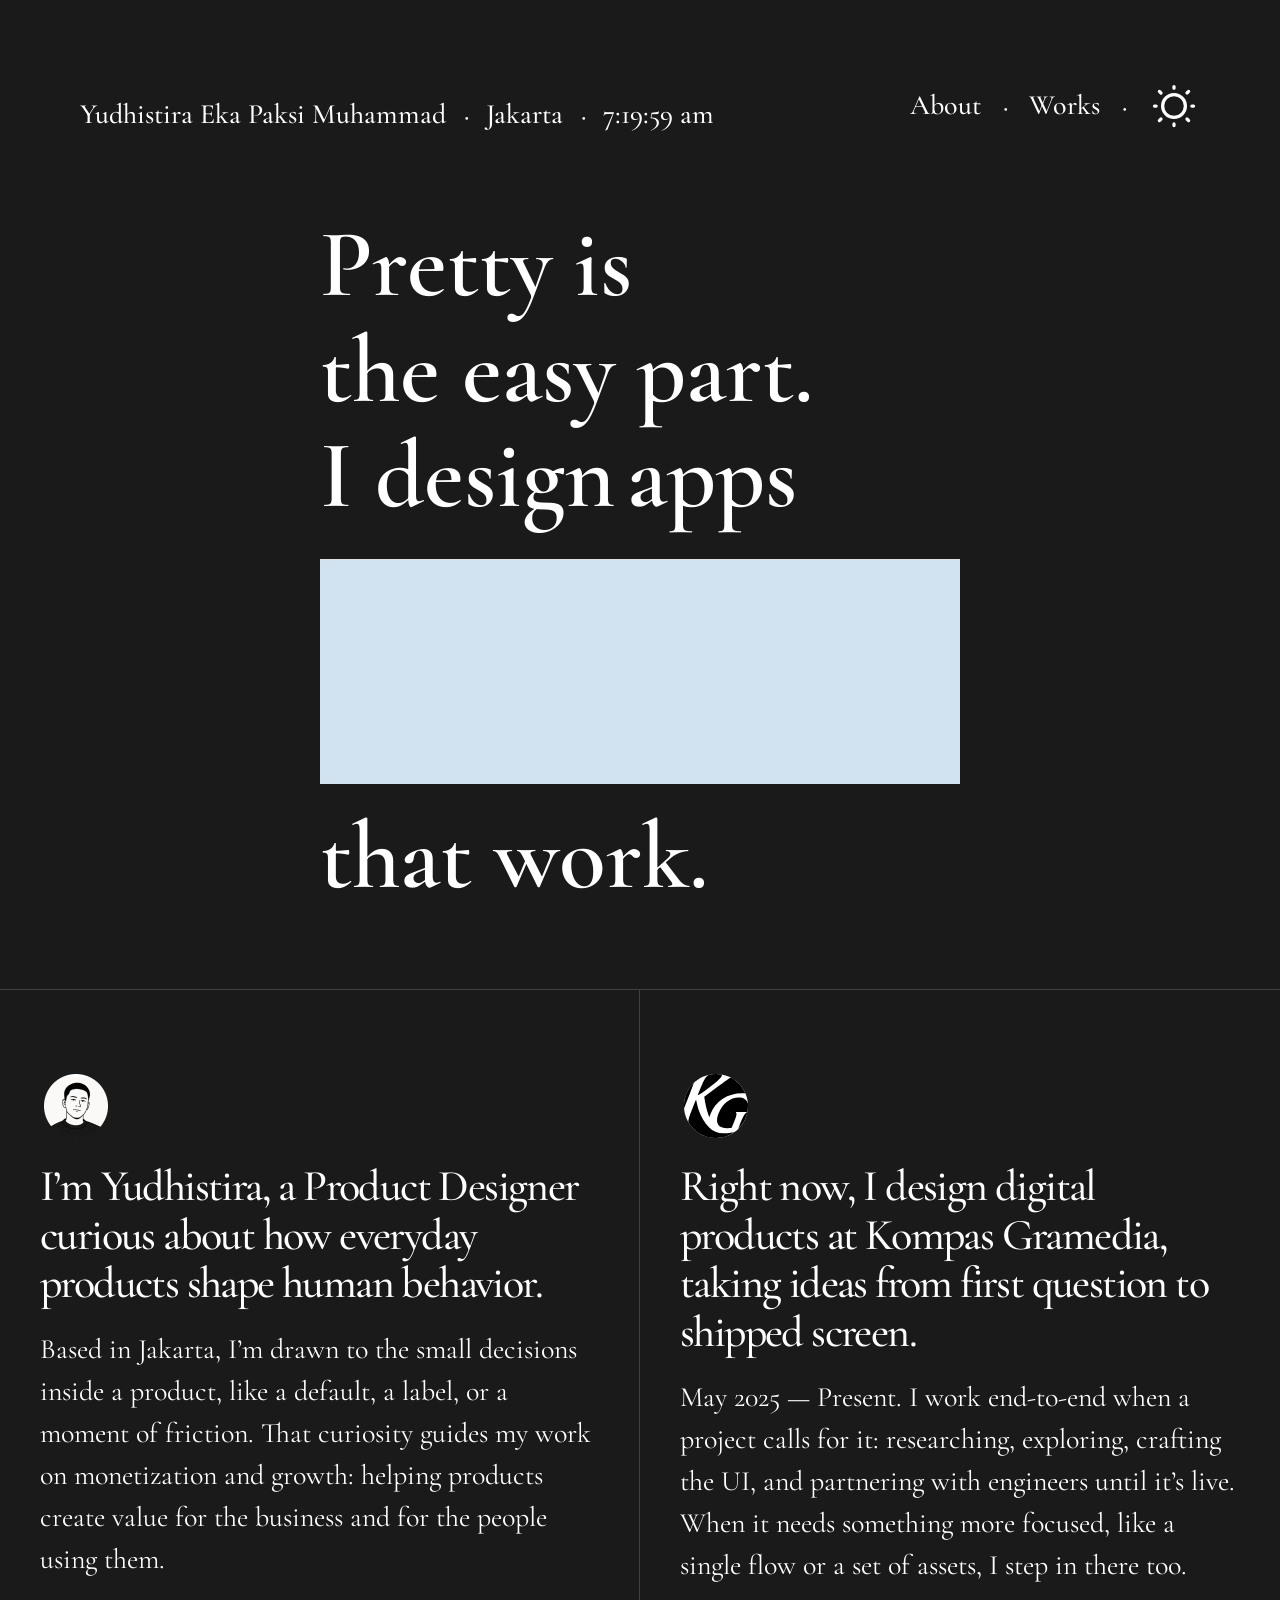
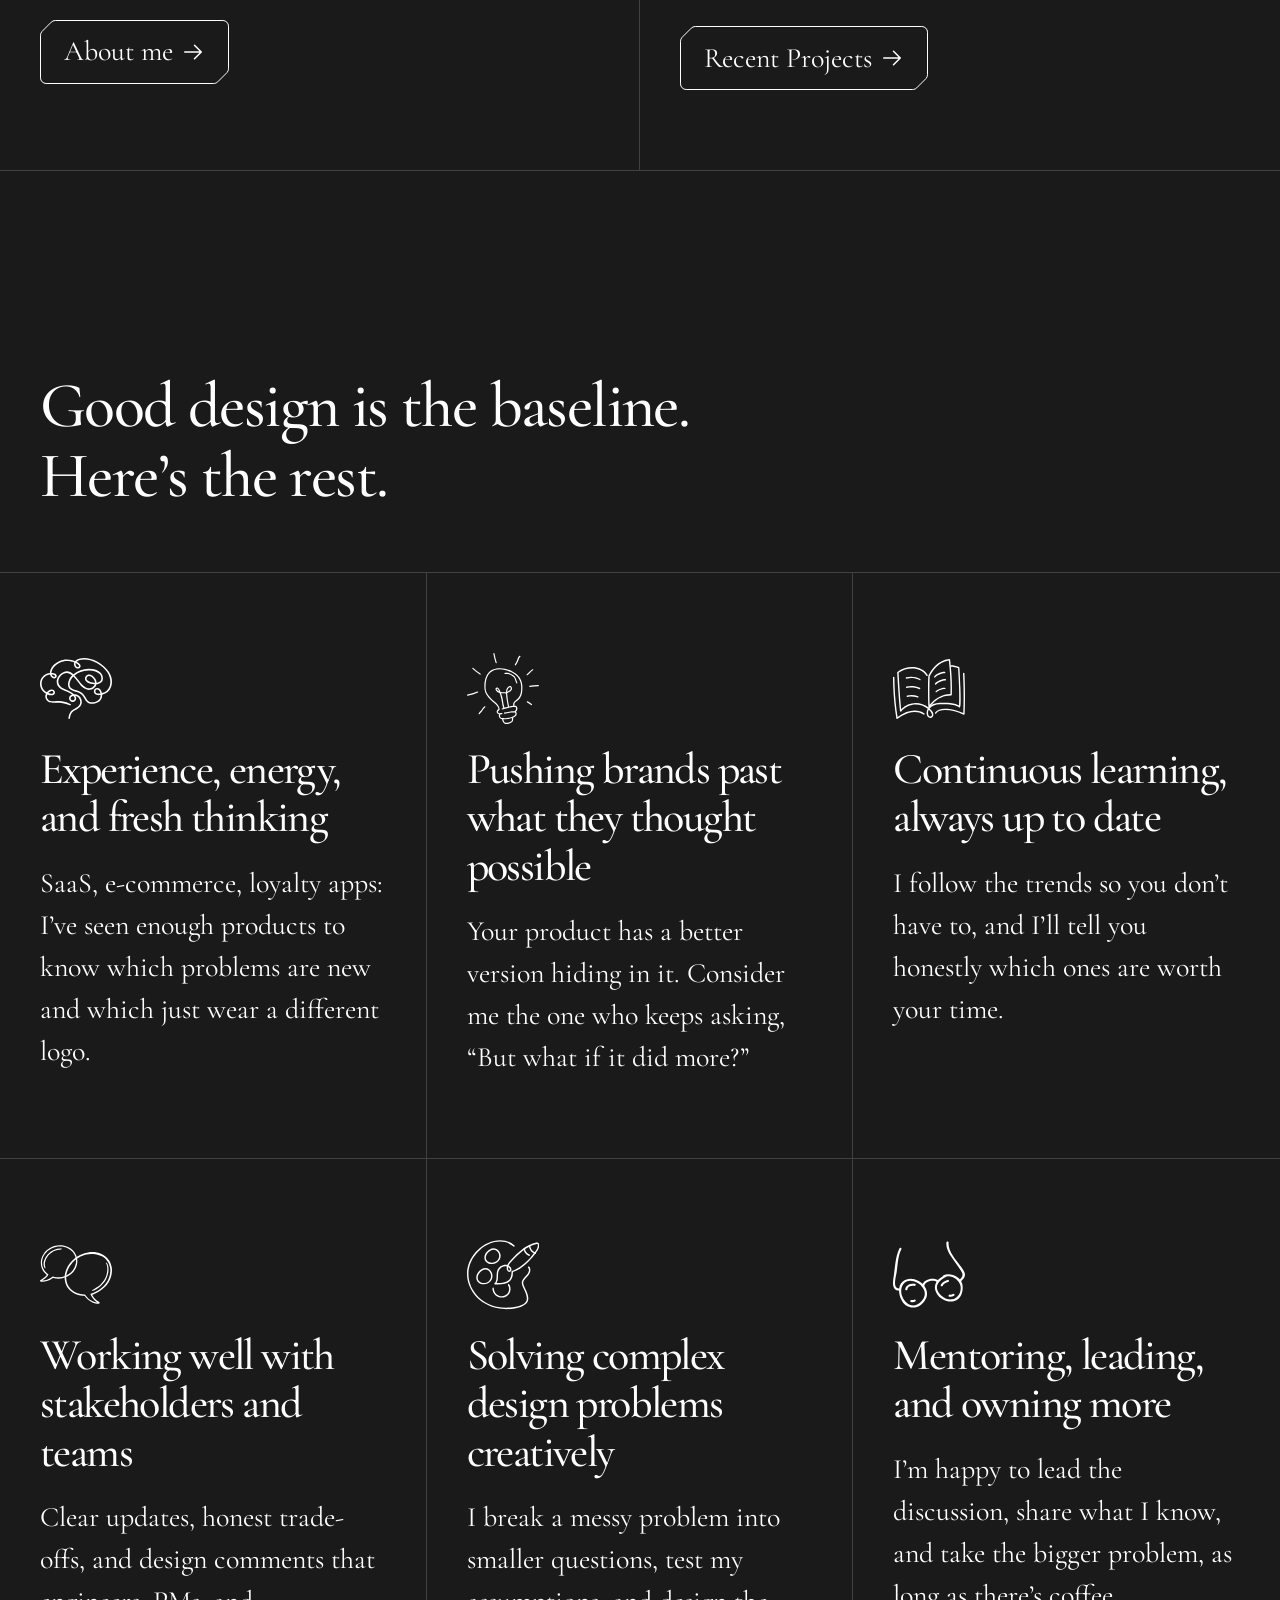
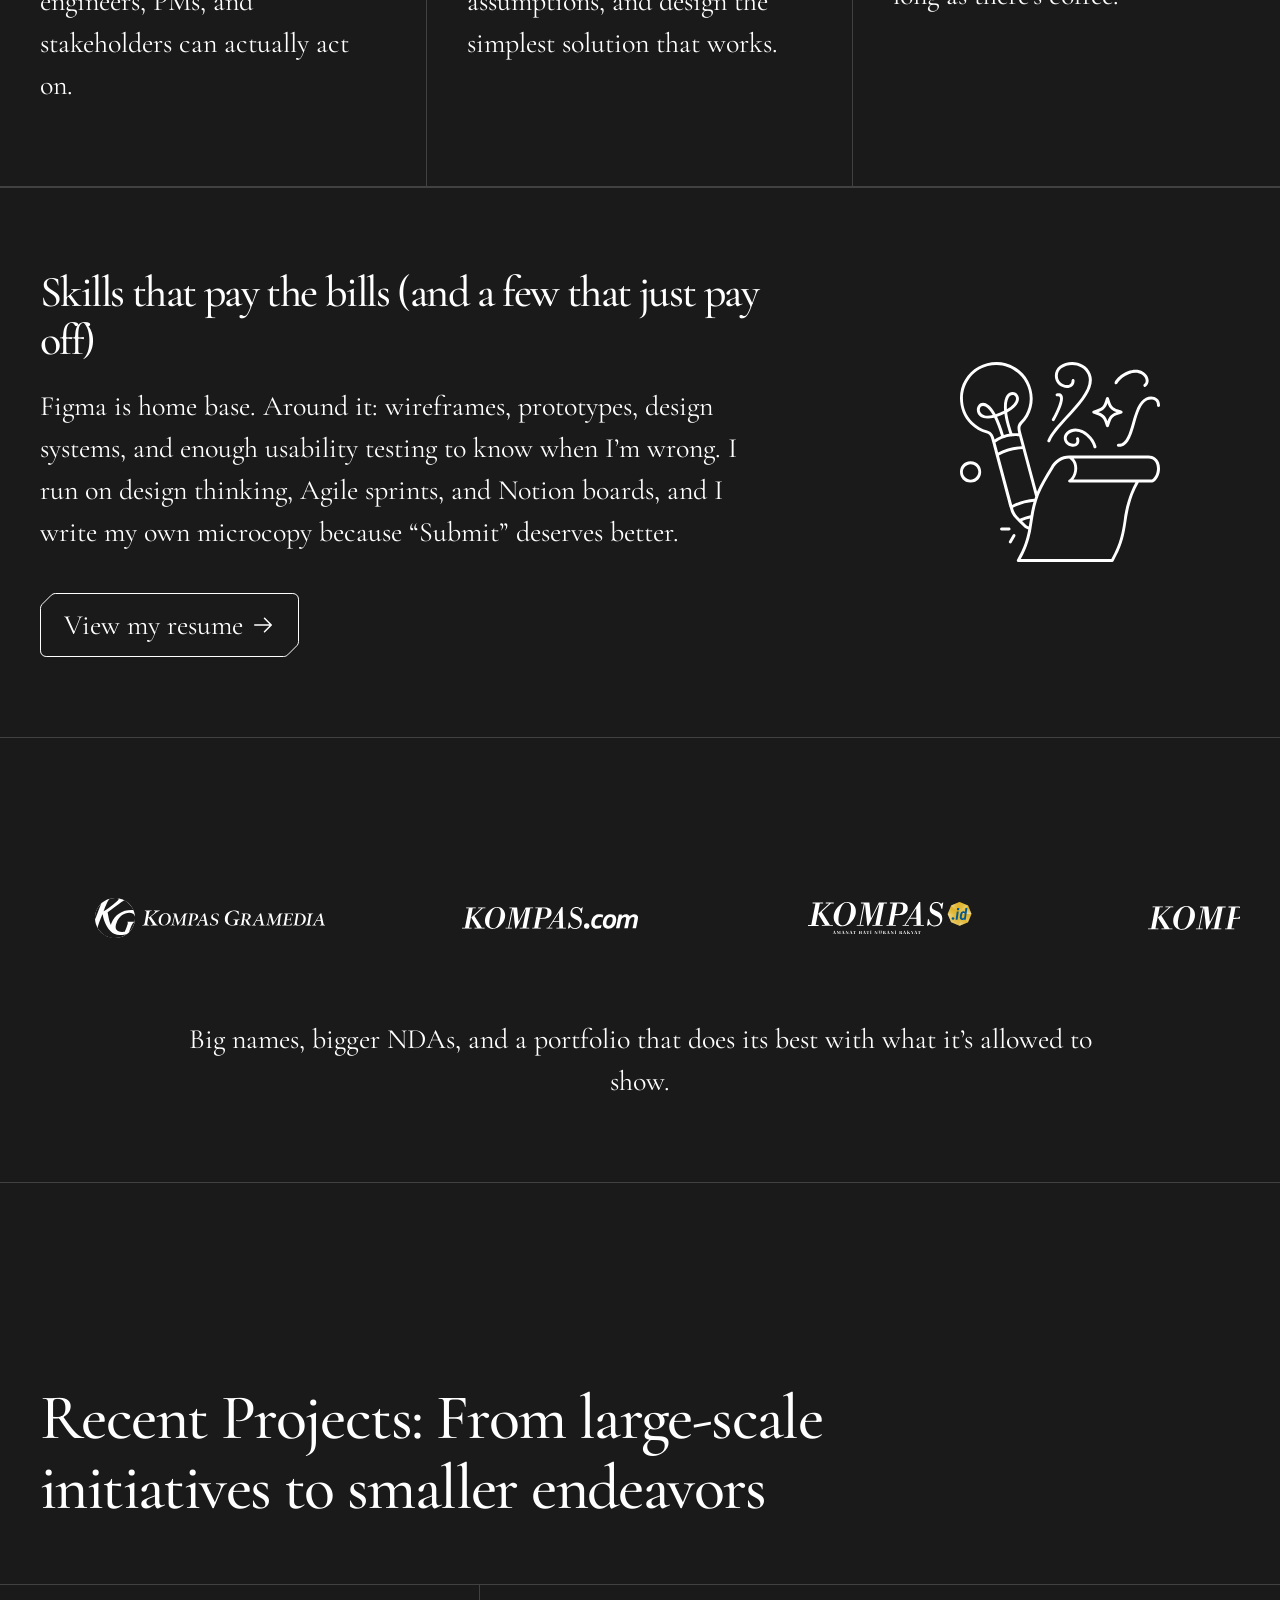
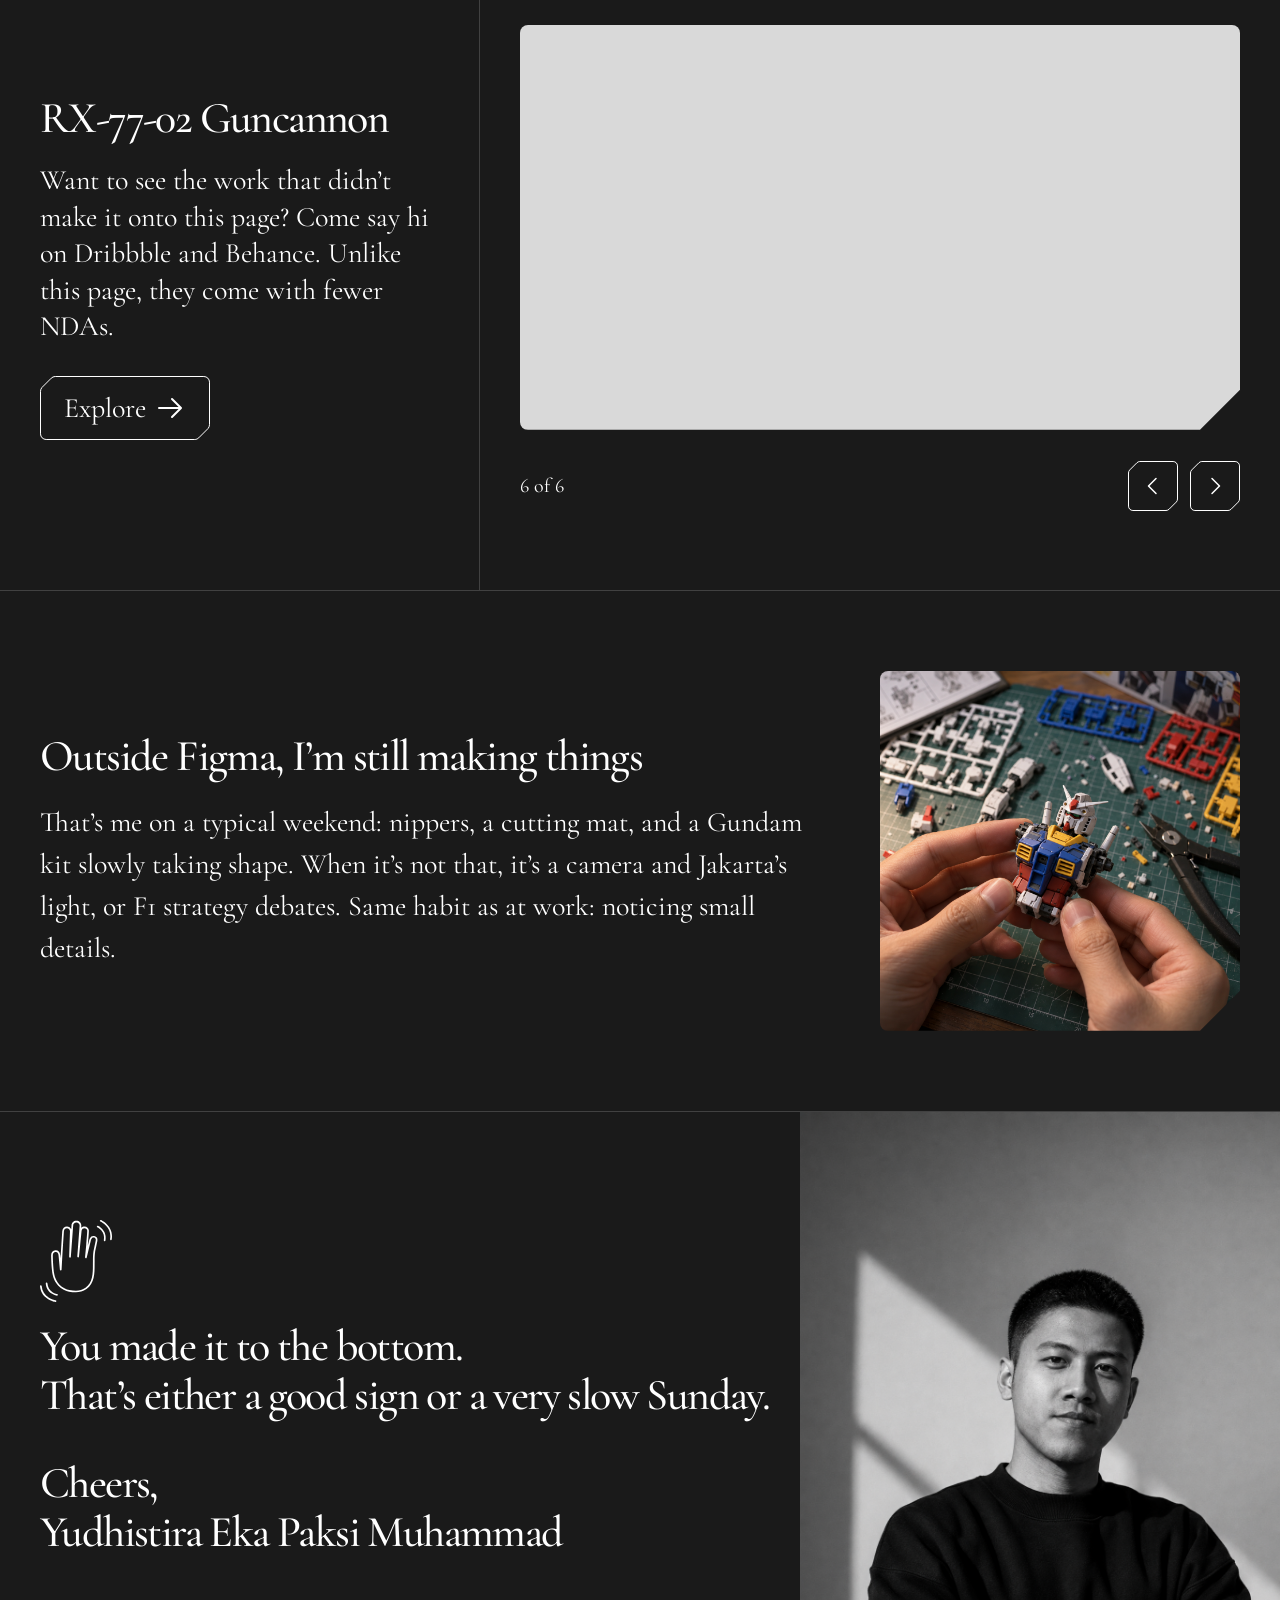
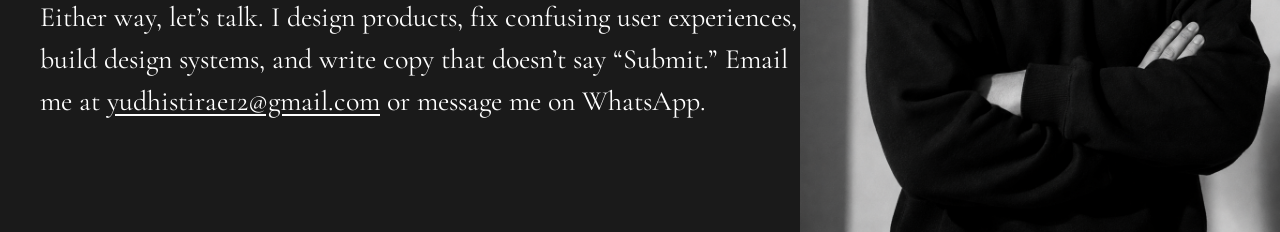
<file: index.html>
<!doctype html>
<html lang="en">
  <head>
    <meta charset="UTF-8" />
    <meta name="viewport" content="width=device-width, initial-scale=1.0" />
    <meta name="description" content="Yudhistira Eka Paksi Muhammad — Product Designer based in Jakarta." />
    <title>Yudhistira Eka Paksi Muhammad — Product Designer</title>
    <link rel="icon" type="image/png" href="Assets/Favicons/Favicons_White.png" />
    <link rel="preconnect" href="https://fonts.googleapis.com" />
    <link rel="preconnect" href="https://fonts.gstatic.com" crossorigin />
    <link href="https://fonts.googleapis.com/css2?family=Cormorant+Garamond:wght@400;500;600&family=DM+Mono:wght@400;500&display=swap" rel="stylesheet" />
    <link rel="stylesheet" href="styles.css?v=mobile-carousel-nav-1" />
  </head>
  <body data-theme="dark">
    <a class="skip-link" href="#main">Skip to content</a>
    <header class="header" id="top">
      <div class="metadata"><a href="#top">Yudhistira Eka Paksi Muhammad</a><span class="dot">·</span><span>Jakarta</span><span class="dot">·</span><time id="jakarta-time">--:--:--</time></div>
      <nav aria-label="Main navigation"><a href="about.html">About</a><span class="dot">·</span><a href="works.html">Works</a><span class="dot">·</span><button class="theme-toggle" type="button" aria-label="Switch to light mode" aria-pressed="false"><img src="Assets/Icons/sun-dim.svg" alt="" width="52" height="52" /></button><button class="menu-toggle" type="button" aria-label="Open navigation" aria-expanded="false"><img src="Assets/Icons/list.svg" alt="" width="24" height="24" /></button></nav>
    </header>
    <aside class="mobile-sidebar" id="mobile-menu" aria-label="Website navigation" aria-hidden="true" inert>
      <div class="mobile-sidebar__topbar"><a class="mobile-sidebar__name" href="index.html">Yudhistira Eka Paksi Muhammad</a><div class="mobile-sidebar__actions"><button class="theme-toggle" type="button" aria-label="Switch to light mode" aria-pressed="false"><img src="Assets/Icons/sun-dim.svg" alt="" width="24" height="24" /></button><button class="menu-close" type="button" aria-label="Close navigation"><img src="Assets/Icons/x.svg" alt="" width="24" height="24" /></button></div></div>
      <nav class="mobile-sidebar__nav" aria-label="On this portfolio"><p>On this portfolio</p><a href="index.html" aria-current="page">Home</a><a href="about.html">About</a><a href="works.html">Works</a></nav>
    </aside>
    <main id="main">
      <section class="hero" aria-labelledby="hero-title"><h1 id="hero-title" aria-label="Pretty is the easy part. I design apps, sites, and tools that work.">Pretty is<br />the easy part.<br /><span class="hero-design-line">I design<span class="hero-word-window" aria-hidden="true"><span class="hero-word-track"><span>apps</span><span>sites</span><span>tools</span><span>apps</span></span></span></span></h1><div class="asset-placeholder" aria-hidden="true"></div><p>that work.</p></section>
      <section class="split-section intro" id="about" aria-label="About Yudhistira">
        <article class="split-card"><img class="theme-asset avatar" src="Assets/Illustrations/DarkMode/ProfilePict.png" data-dark="Assets/Illustrations/DarkMode/ProfilePict.png" data-light="Assets/Illustrations/LightMode/ProfilePict.png" alt="Illustrated portrait of Yudhistira" width="72" height="72" /><h2>I’m Yudhistira, a Product Designer curious about how everyday products shape human behavior.</h2><p>Based in Jakarta, I’m drawn to the small decisions inside a product, like a default, a label, or a moment of friction. That curiosity guides my work on monetization and growth: helping products create value for the business and for the people using them.</p><a class="pill" href="#contact">About me <img src="Assets/Icons/arrow-right.svg" alt="" width="24" height="24" /></a></article>
        <article class="split-card"><img class="theme-asset icon" src="Assets/Illustrations/DarkMode/KGMedia.svg" data-dark="Assets/Illustrations/DarkMode/KGMedia.svg" data-light="Assets/Illustrations/LightMode/KGMedia.svg" alt="Kompas Gramedia" width="72" height="72" /><h2>Right now, I design digital products at Kompas Gramedia, taking ideas from first question to shipped screen.</h2><p>May 2025 — Present. I work end-to-end when a project calls for it: researching, exploring, crafting the UI, and partnering with engineers until it’s live. When it needs something more focused, like a single flow or a set of assets, I step in there too.</p><a class="pill" data-button-state="primary" href="#projects">Recent Projects <img src="Assets/Icons/arrow-right.svg" alt="" width="24" height="24" /></a></article>
      </section>
      <section class="value-section" aria-labelledby="value-title">
        <header class="value-intro"><img class="theme-asset value-intro__icon" src="Assets/Illustrations/DarkMode/BubbleChats.svg" data-dark="Assets/Illustrations/DarkMode/BubbleChats.svg" data-light="Assets/Illustrations/LightMode/BubbleChats.svg" alt="" width="72" height="72" /><h2 id="value-title">Good design is the baseline.<br />Here’s the rest.</h2><p>Here’s what you actually get when we work together.</p></header>
        <div class="value-grid">
          <article class="value-card"><img class="theme-asset icon" src="Assets/Illustrations/DarkMode/Brain.svg" data-dark="Assets/Illustrations/DarkMode/Brain.svg" data-light="Assets/Illustrations/LightMode/Brain.svg" alt="" width="72" height="72" /><h3>Experience, energy, and fresh thinking</h3><p>SaaS, e-commerce, loyalty apps: I’ve seen enough products to know which problems are new and which just wear a different logo.</p></article>
          <article class="value-card"><img class="theme-asset icon" src="Assets/Illustrations/DarkMode/LightBulb.svg" data-dark="Assets/Illustrations/DarkMode/LightBulb.svg" data-light="Assets/Illustrations/LightMode/LightBulb.svg" alt="" width="72" height="72" /><h3>Pushing brands past what they thought possible</h3><p>Your product has a better version hiding in it. Consider me the one who keeps asking, “But what if it did more?”</p></article>
          <article class="value-card"><img class="theme-asset icon" src="Assets/Illustrations/DarkMode/Book.svg" data-dark="Assets/Illustrations/DarkMode/Book.svg" data-light="Assets/Illustrations/LightMode/Book.svg" alt="" width="72" height="72" /><h3>Continuous learning, always up to date</h3><p>I follow the trends so you don’t have to, and I’ll tell you honestly which ones are worth your time.</p></article>
          <article class="value-card"><img class="theme-asset icon" src="Assets/Illustrations/DarkMode/BubbleChats-1.svg" data-dark="Assets/Illustrations/DarkMode/BubbleChats-1.svg" data-light="Assets/Illustrations/LightMode/BubbleChats-1.svg" alt="" width="72" height="72" /><h3>Working well with stakeholders and teams</h3><p>Clear updates, honest trade-offs, and design comments that engineers, PMs, and stakeholders can actually act on.</p></article>
          <article class="value-card"><img class="theme-asset icon" src="Assets/Illustrations/DarkMode/Palette.svg" data-dark="Assets/Illustrations/DarkMode/Palette.svg" data-light="Assets/Illustrations/LightMode/Palette.svg" alt="" width="72" height="72" /><h3>Solving complex design problems creatively</h3><p>I break a messy problem into smaller questions, test my assumptions, and design the simplest solution that works.</p></article>
          <article class="value-card"><img class="theme-asset icon" src="Assets/Illustrations/DarkMode/Glasses.svg" data-dark="Assets/Illustrations/DarkMode/Glasses.svg" data-light="Assets/Illustrations/LightMode/Glasses.svg" alt="" width="72" height="72" /><h3>Mentoring, leading, and owning more</h3><p>I’m happy to lead the discussion, share what I know, and take the bigger problem, as long as there’s coffee.</p></article>
        </div>
        <nav class="value-carousel-controls project-carousel-controls" aria-label="Value navigation"><p class="value-carousel-indicator project-carousel-indicator" aria-live="polite">1 of 6</p><div class="project-carousel-actions"><button class="project-carousel-control" type="button" data-value-direction="previous" aria-label="Previous value"><img src="Assets/Icons/caret-left.svg" alt="" width="32" height="32" /></button><button class="project-carousel-control" type="button" data-value-direction="next" aria-label="Next value"><img src="Assets/Icons/caret-right.svg" alt="" width="32" height="32" /></button></div></nav>
      </section>
      <section class="feature-section feature-section--skills"><div class="feature-content"><h2>Skills that pay the bills (and a few that just pay off)</h2><p>Figma is home base. Around it: wireframes, prototypes, design systems, and enough usability testing to know when I’m wrong. I run on design thinking, Agile sprints, and Notion boards, and I write my own microcopy because “Submit” deserves better.</p><a class="pill pill--feature" href="#contact">View my resume <img src="Assets/Icons/arrow-right.svg" alt="" width="24" height="24" /></a></div><img class="theme-asset creative" src="Assets/Illustrations/DarkMode/Creative.svg" data-dark="Assets/Illustrations/DarkMode/Creative.svg" data-light="Assets/Illustrations/LightMode/Creative.svg" alt="Creative design illustration" width="360" height="360" /></section>
      <section class="brands" aria-label="Brands and projects"><div class="brand-carousel"><div class="brand-track"><div class="brand-grid"><div><img class="theme-asset" src="Assets/Illustrations/DarkMode/KompasGramedia.svg" data-dark="Assets/Illustrations/DarkMode/KompasGramedia.svg" data-light="Assets/Illustrations/LightMode/KompasGramedia.svg" alt="Kompas Gramedia" width="230" height="40" /></div><div><img class="theme-asset" src="Assets/Illustrations/DarkMode/KompasCom.svg" data-dark="Assets/Illustrations/DarkMode/KompasCom.svg" data-light="Assets/Illustrations/LightMode/KompasCom.svg" alt="Kompas.com" width="176" height="22" /></div><div><img class="theme-asset" src="Assets/Illustrations/DarkMode/KompasID.svg" data-dark="Assets/Illustrations/DarkMode/KompasID.svg" data-light="Assets/Illustrations/LightMode/KompasID.svg" alt="Kompas.id" width="164" height="32" /></div><div><img class="theme-asset" src="Assets/Illustrations/DarkMode/KompasTV.svg" data-dark="Assets/Illustrations/DarkMode/KompasTV.svg" data-light="Assets/Illustrations/LightMode/KompasTV.svg" alt="Kompas TV" width="165" height="24" /></div><div><img class="theme-asset" src="Assets/Illustrations/DarkMode/BankSyariahIndonesia.svg" data-dark="Assets/Illustrations/DarkMode/BankSyariahIndonesia.svg" data-light="Assets/Illustrations/LightMode/BankSyariahIndonesia.svg" alt="Bank Syariah Indonesia" width="158" height="44" /></div><div><img class="theme-asset" src="Assets/Illustrations/DarkMode/AEON.svg" data-dark="Assets/Illustrations/DarkMode/AEON.svg" data-light="Assets/Illustrations/LightMode/AEON.svg" alt="AEON" width="120" height="40" /></div><div><img class="theme-asset bobo" src="Assets/Illustrations/DarkMode/MajalahBobo.svg" data-dark="Assets/Illustrations/DarkMode/MajalahBobo.svg" data-light="Assets/Illustrations/LightMode/MajalahBobo.svg" alt="Majalah Bobo" width="126" height="52" /></div><div><img class="theme-asset bobo" src="Assets/Illustrations/DarkMode/MajalahBobo.svg" data-dark="Assets/Illustrations/DarkMode/MajalahBobo.svg" data-light="Assets/Illustrations/LightMode/MajalahBobo.svg" alt="Majalah Bobo" width="126" height="52" /></div></div><div class="brand-grid" aria-hidden="true"><div><img class="theme-asset" src="Assets/Illustrations/DarkMode/KompasGramedia.svg" data-dark="Assets/Illustrations/DarkMode/KompasGramedia.svg" data-light="Assets/Illustrations/LightMode/KompasGramedia.svg" alt="" width="230" height="40" /></div><div><img class="theme-asset" src="Assets/Illustrations/DarkMode/KompasCom.svg" data-dark="Assets/Illustrations/DarkMode/KompasCom.svg" data-light="Assets/Illustrations/LightMode/KompasCom.svg" alt="" width="176" height="22" /></div><div><img class="theme-asset" src="Assets/Illustrations/DarkMode/KompasID.svg" data-dark="Assets/Illustrations/DarkMode/KompasID.svg" data-light="Assets/Illustrations/LightMode/KompasID.svg" alt="" width="164" height="32" /></div><div><img class="theme-asset" src="Assets/Illustrations/DarkMode/KompasTV.svg" data-dark="Assets/Illustrations/DarkMode/KompasTV.svg" data-light="Assets/Illustrations/LightMode/KompasTV.svg" alt="" width="165" height="24" /></div><div><img class="theme-asset" src="Assets/Illustrations/DarkMode/BankSyariahIndonesia.svg" data-dark="Assets/Illustrations/DarkMode/BankSyariahIndonesia.svg" data-light="Assets/Illustrations/LightMode/BankSyariahIndonesia.svg" alt="" width="158" height="44" /></div><div><img class="theme-asset" src="Assets/Illustrations/DarkMode/AEON.svg" data-dark="Assets/Illustrations/DarkMode/AEON.svg" data-light="Assets/Illustrations/LightMode/AEON.svg" alt="" width="120" height="40" /></div><div><img class="theme-asset bobo" src="Assets/Illustrations/DarkMode/MajalahBobo.svg" data-dark="Assets/Illustrations/DarkMode/MajalahBobo.svg" data-light="Assets/Illustrations/LightMode/MajalahBobo.svg" alt="" width="126" height="52" /></div><div><img class="theme-asset bobo" src="Assets/Illustrations/DarkMode/MajalahBobo.svg" data-dark="Assets/Illustrations/DarkMode/MajalahBobo.svg" data-light="Assets/Illustrations/LightMode/MajalahBobo.svg" alt="" width="126" height="52" /></div></div></div></div><p>Big names, bigger NDAs, and a portfolio that does its best with what it’s allowed to show.</p></section>
      <section class="projects-section" id="projects" aria-labelledby="projects-title">
        <header class="projects-intro"><img class="theme-asset projects-intro__icon" src="Assets/Illustrations/DarkMode/BubbleChats-2.svg" data-dark="Assets/Illustrations/DarkMode/BubbleChats-2.svg" data-light="Assets/Illustrations/LightMode/BubbleChats-2.svg" alt="" width="72" height="72" /><h2 id="projects-title">Recent Projects: From large-scale initiatives to smaller endeavors</h2><p>Here’s what you actually get when we work together.</p></header>
        <div class="projects-carousel-shell">
        <div class="projects" id="project-carousel">
          <article class="project-card">
            <div class="project-card__details">
              <h3>MSN-06S<br />Char Aznable Zaku II</h3>
              <p>Want to see the work that didn’t make it onto this page? Come say hi on Dribbble and Behance. Unlike this page, they come with fewer NDAs.</p>
              <a class="pill" href="#contact">Explore <img src="Assets/Icons/arrow-right.svg" alt="" width="32" height="32" /></a>
            </div>
            <figure class="project-media project-media--red-comet" aria-label="Project image placeholder"></figure>
          </article>
          <article class="project-card">
            <div class="project-card__details">
              <h3>RX-78-2 Gundam</h3>
              <p>Want to see the work that didn’t make it onto this page? Come say hi on Dribbble and Behance. Unlike this page, they come with fewer NDAs.</p>
              <a class="pill" href="#contact">Explore <img src="Assets/Icons/arrow-right.svg" alt="" width="32" height="32" /></a>
            </div>
            <figure class="project-media project-media--gundam" aria-label="Project image placeholder"></figure>
          </article>
          <article class="project-card">
            <div class="project-card__details">
              <h3>MS-07B Gouf</h3>
              <p>Want to see the work that didn’t make it onto this page? Come say hi on Dribbble and Behance. Unlike this page, they come with fewer NDAs.</p>
              <a class="pill" href="#contact">Explore <img src="Assets/Icons/arrow-right.svg" alt="" width="32" height="32" /></a>
            </div>
            <figure class="project-media project-media--gouf" aria-label="Project image placeholder"></figure>
          </article>
          <article class="project-card">
            <div class="project-card__details">
              <h3>MS-06C Zaku II</h3>
              <p>Want to see the work that didn’t make it onto this page? Come say hi on Dribbble and Behance. Unlike this page, they come with fewer NDAs.</p>
              <a class="pill" href="#contact">Explore <img src="Assets/Icons/arrow-right.svg" alt="" width="32" height="32" /></a>
            </div>
            <figure class="project-media project-media--zaku" aria-label="Project image placeholder"></figure>
          </article>
          <article class="project-card">
            <div class="project-card__details">
              <h3>RGM-79 Mobile Suit</h3>
              <p>Want to see the work that didn’t make it onto this page? Come say hi on Dribbble and Behance. Unlike this page, they come with fewer NDAs.</p>
              <a class="pill" href="#contact">Explore <img src="Assets/Icons/arrow-right.svg" alt="" width="32" height="32" /></a>
            </div>
            <figure class="project-media project-media--rgm" aria-label="Project image placeholder"></figure>
          </article>
          <article class="project-card">
            <div class="project-card__details">
              <h3>RX-77-02 Guncannon</h3>
              <p>Want to see the work that didn’t make it onto this page? Come say hi on Dribbble and Behance. Unlike this page, they come with fewer NDAs.</p>
              <a class="pill" href="#contact">Explore <img src="Assets/Icons/arrow-right.svg" alt="" width="32" height="32" /></a>
            </div>
            <figure class="project-media project-media--guncannon" aria-label="Project image placeholder"></figure>
          </article>
        </div>
        <nav class="project-carousel-controls" aria-label="Project navigation"><p class="project-carousel-indicator" aria-live="polite">1 of 6</p><div class="project-carousel-actions"><button class="project-carousel-control" type="button" data-project-direction="previous" aria-label="Previous project"><img src="Assets/Icons/caret-left.svg" alt="" width="32" height="32" /></button><button class="project-carousel-control" type="button" data-project-direction="next" aria-label="Next project"><img src="Assets/Icons/caret-right.svg" alt="" width="32" height="32" /></button></div></nav>
        </div>
      </section>
      <section class="feature-section feature-section--outside"><div><h2>Outside Figma, I’m still making things</h2><p>That’s me on a typical weekend: nippers, a cutting mat, and a Gundam kit slowly taking shape. When it’s not that, it’s a camera and Jakarta’s light, or F1 strategy debates. Same habit as at work: noticing small details.</p></div><img class="creative outside-creative" src="Assets/Gundam.png" alt="Gundam model kit" width="360" height="360" /></section>
      <section class="contact" id="contact"><div class="contact-copy"><img class="theme-asset hello" src="Assets/Illustrations/DarkMode/Hello.svg" data-dark="Assets/Illustrations/DarkMode/Hello.svg" data-light="Assets/Illustrations/LightMode/Hello.svg" alt="Waving hello" width="72" height="82" /><h2>You made it to the bottom.<br />That’s either a good sign or a very slow Sunday.</h2><h2>Cheers,<br />Yudhistira Eka Paksi Muhammad</h2><p>Either way, let’s talk. I design products, fix confusing user experiences, build design systems, and write copy that doesn’t say “Submit.” Email me at <a href="mailto:yudhistirae12@gmail.com">yudhistirae12@gmail.com</a> or message me on WhatsApp.</p></div><img class="contact-photo" src="Assets/PersonalPhoto/Professional.png" alt="Portrait of Yudhistira Eka Paksi Muhammad" width="1024" height="1536" /></section>
    </main>
    <button class="back-to-top button--ghost" type="button" aria-label="Back to top"><img src="Assets/Icons/arrow-up.svg" alt="" width="24" height="24" /></button>
    <script src="script.js?v=button-states-3"></script>
  </body>
</html>
</file>
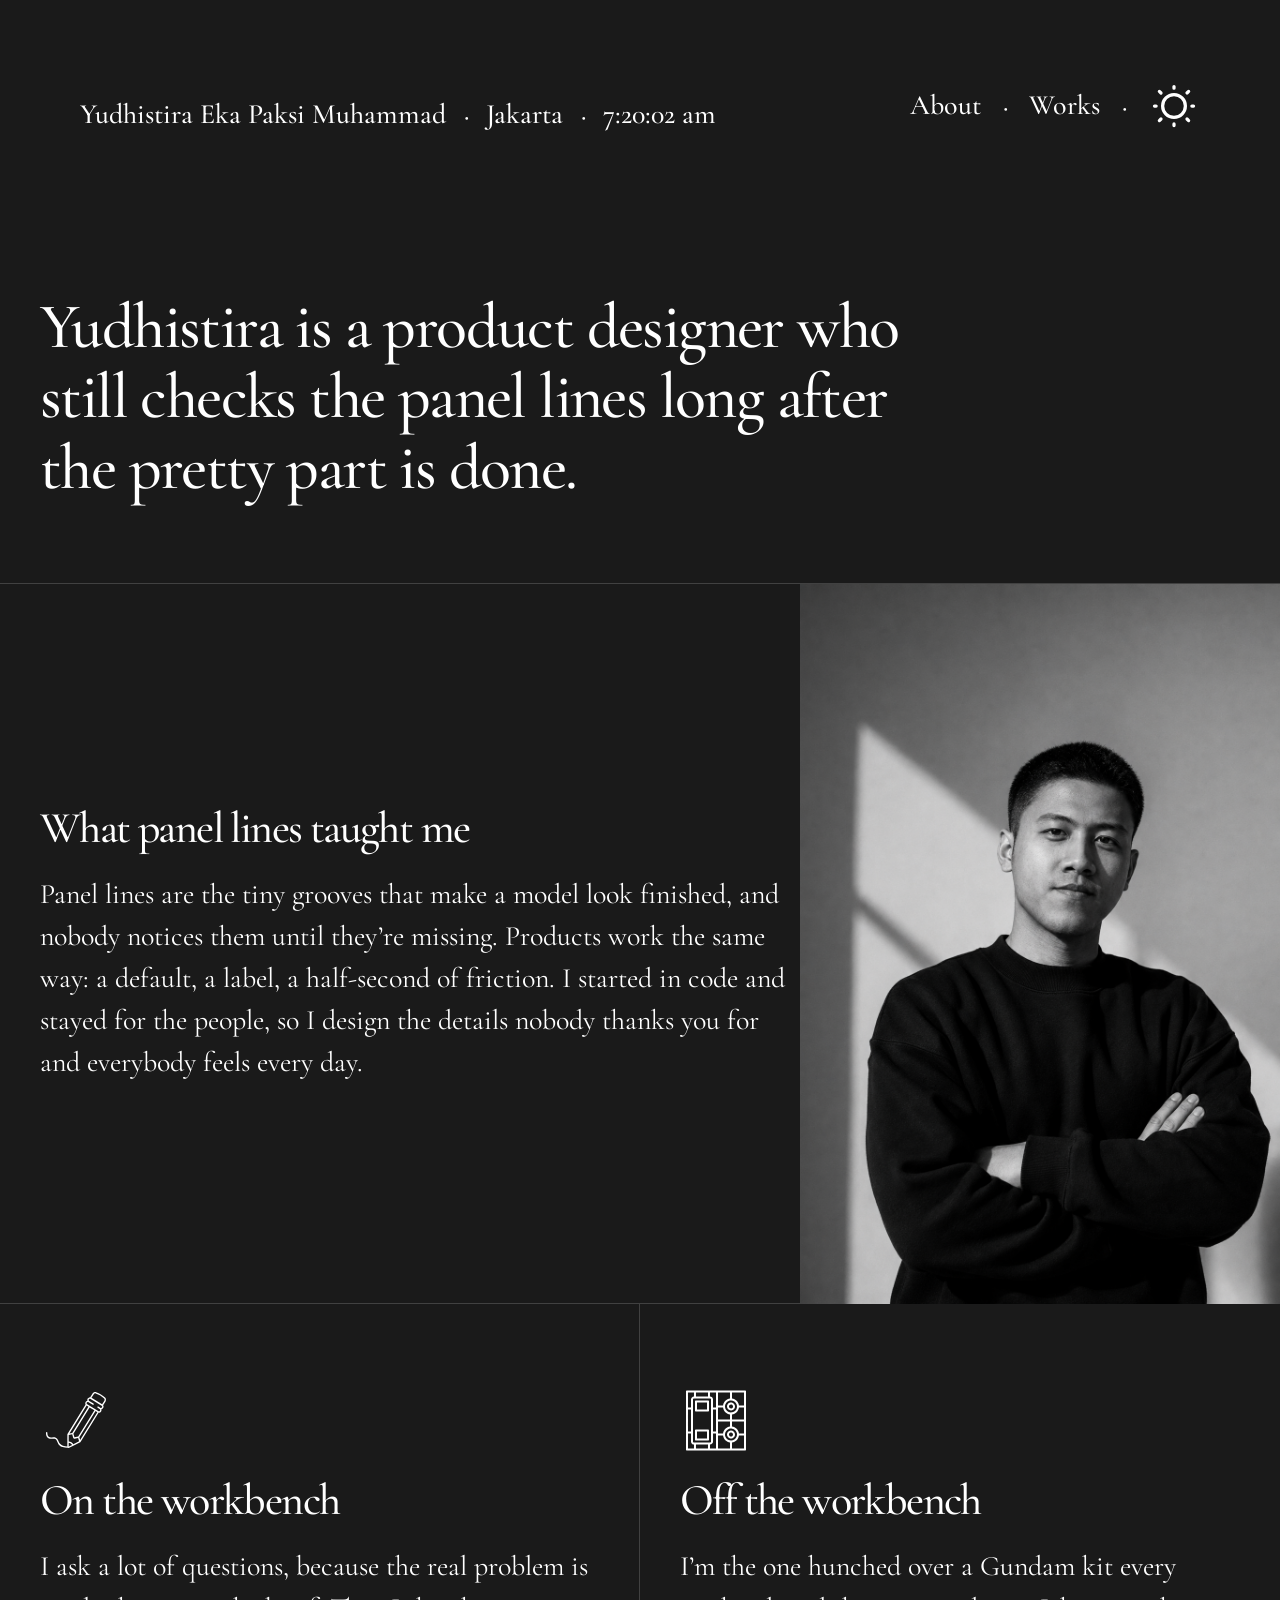
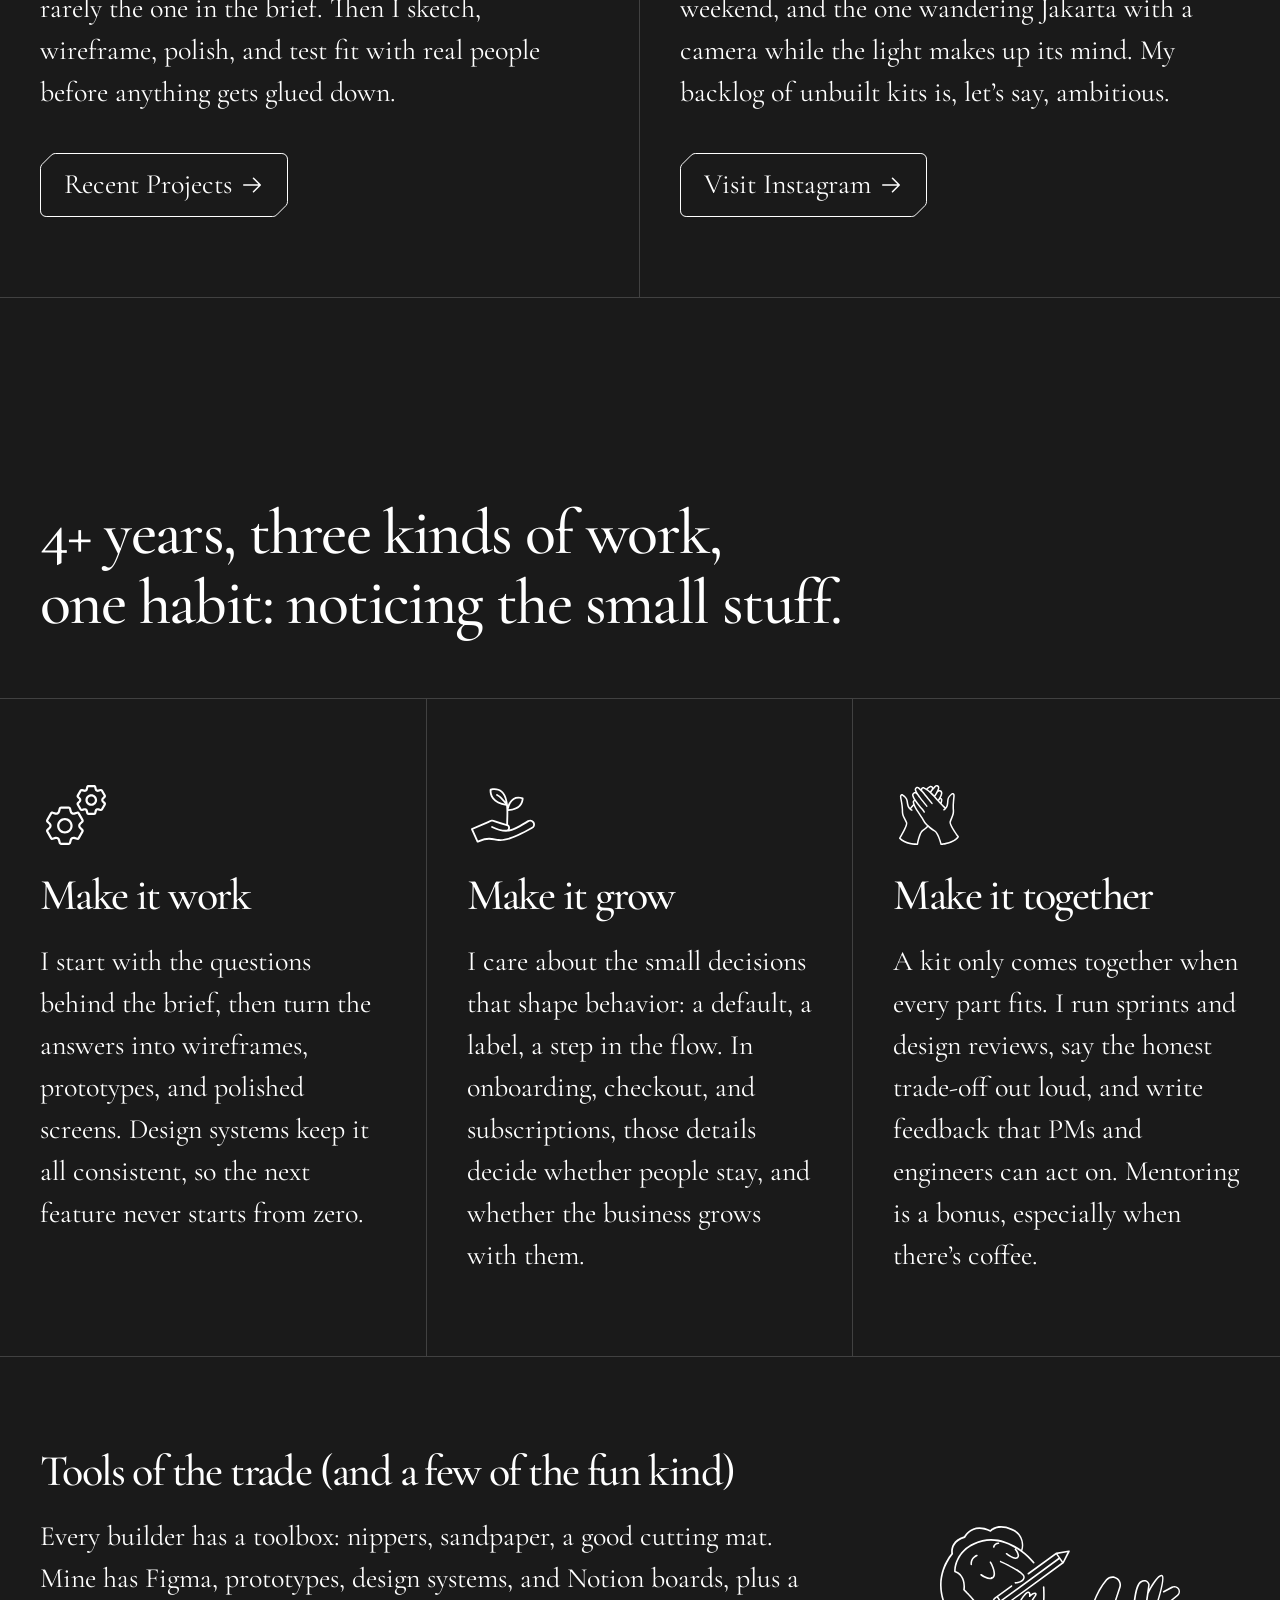
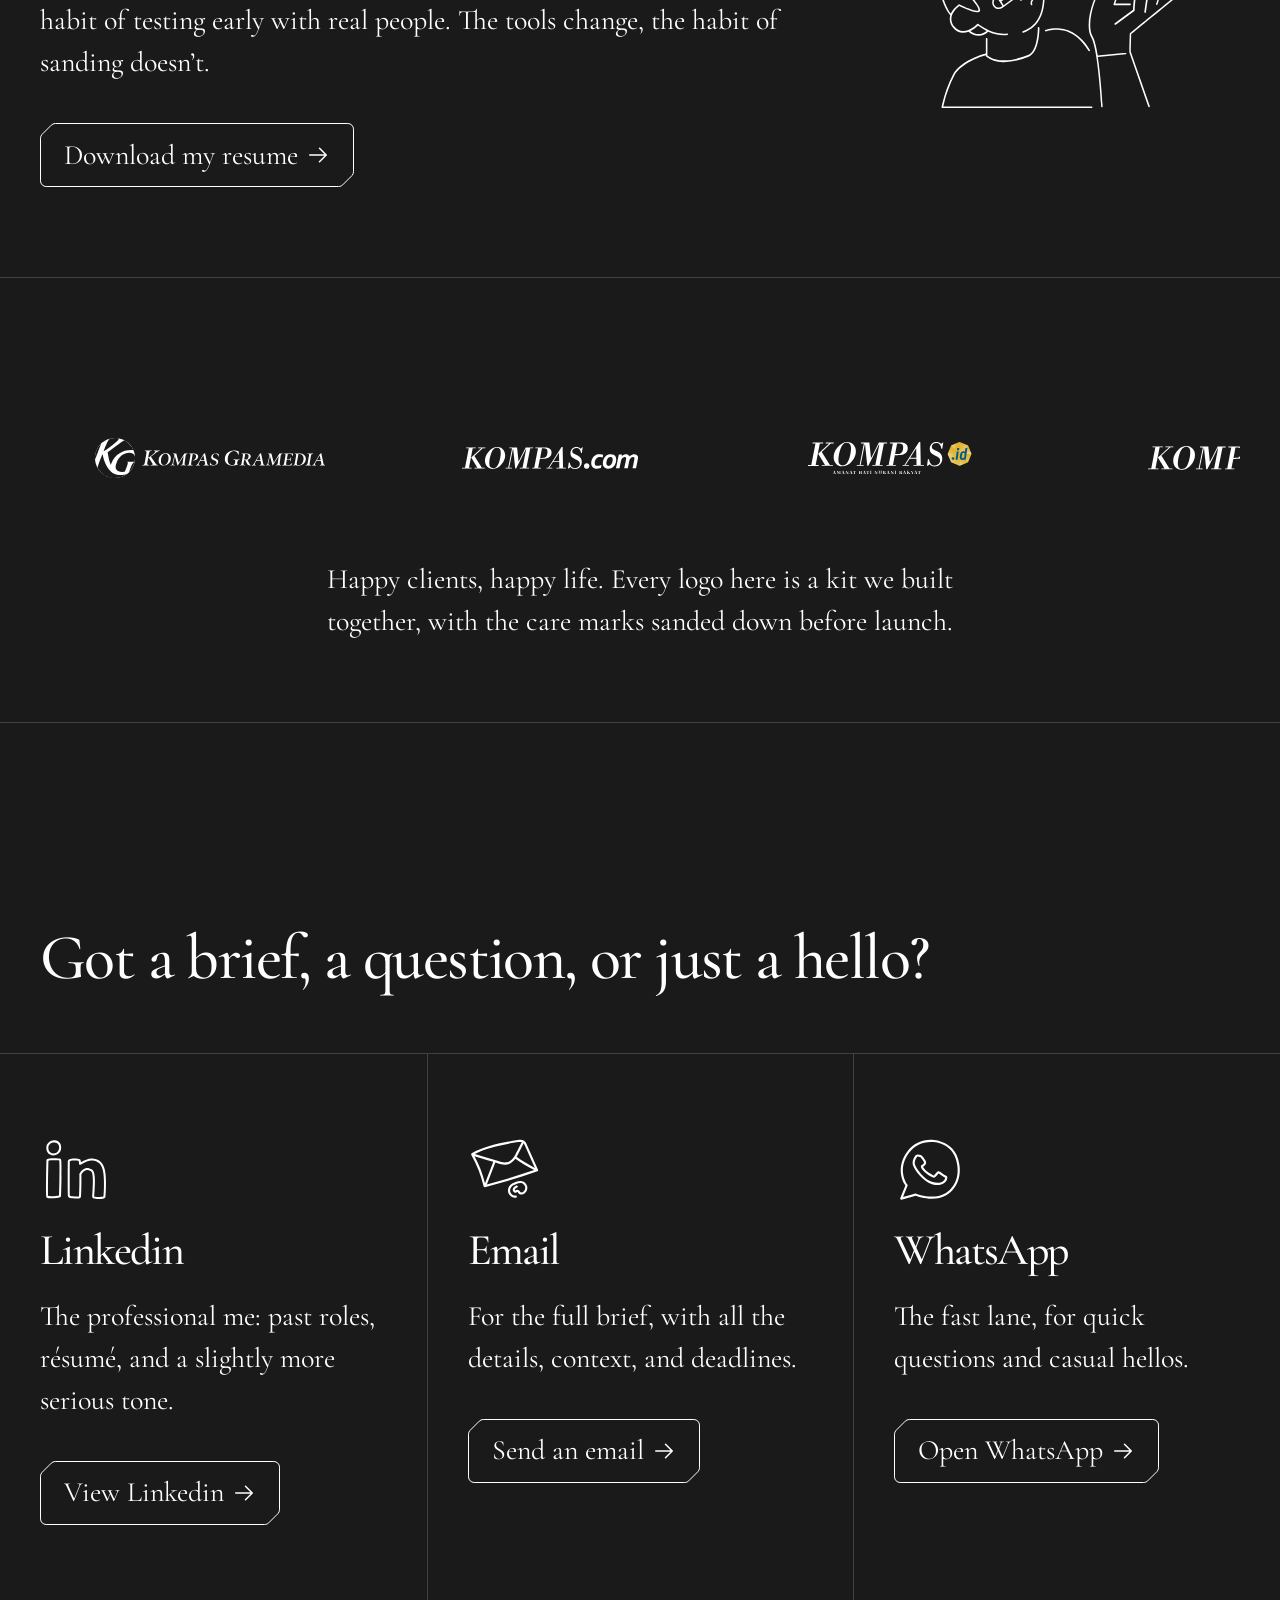
<file: about.html>
<!doctype html>
<html lang="en">
  <head>
    <meta charset="UTF-8" />
    <meta name="viewport" content="width=device-width, initial-scale=1.0" />
    <meta name="description" content="Yudhistira Eka Paksi Muhammad — Product Designer based in Jakarta." />
    <title>About — Yudhistira Eka Paksi Muhammad</title>
    <link rel="icon" type="image/png" href="Assets/Favicons/Favicons_White.png" />
    <link rel="preconnect" href="https://fonts.googleapis.com" />
    <link rel="preconnect" href="https://fonts.gstatic.com" crossorigin />
    <link href="https://fonts.googleapis.com/css2?family=Cormorant+Garamond:wght@400;500;600&family=DM+Mono:wght@400;500&display=swap" rel="stylesheet" />
    <link rel="stylesheet" href="styles.css?v=mobile-carousel-nav-1" />
  </head>
  <body class="about-page" data-theme="dark">
    <a class="skip-link" href="#main">Skip to content</a>

    <header class="header" id="top">
      <div class="metadata">
        <a href="index.html">Yudhistira Eka Paksi Muhammad</a>
        <span class="dot">·</span>
        <span>Jakarta</span>
        <span class="dot">·</span>
        <time id="jakarta-time">--:--:--</time>
      </div>
      <nav aria-label="Main navigation">
        <a href="about.html" aria-current="page">About</a>
        <span class="dot">·</span>
        <a href="works.html">Works</a>
        <span class="dot">·</span>
        <button class="theme-toggle" type="button" aria-label="Switch to light mode" aria-pressed="false">
          <img src="Assets/Icons/sun-dim.svg" alt="" width="52" height="52" />
        </button>
        <button class="menu-toggle" type="button" aria-label="Open navigation" aria-expanded="false">
          <img src="Assets/Icons/list.svg" alt="" width="24" height="24" />
        </button>
      </nav>
    </header>
    <aside class="mobile-sidebar" id="mobile-menu" aria-label="Website navigation" aria-hidden="true" inert>
      <div class="mobile-sidebar__topbar"><a class="mobile-sidebar__name" href="index.html">Yudhistira Eka Paksi Muhammad</a><div class="mobile-sidebar__actions"><button class="theme-toggle" type="button" aria-label="Switch to light mode" aria-pressed="false"><img src="Assets/Icons/sun-dim.svg" alt="" width="24" height="24" /></button><button class="menu-close" type="button" aria-label="Close navigation"><img src="Assets/Icons/x.svg" alt="" width="24" height="24" /></button></div></div>
      <nav class="mobile-sidebar__nav" aria-label="On this portfolio"><p>On this portfolio</p><a href="index.html">Home</a><a href="about.html" aria-current="page">About</a><a href="works.html">Works</a></nav>
    </aside>

    <main id="main">
      <section class="about-intro" aria-labelledby="about-page-title">
        <h1 id="about-page-title">Yudhistira is a product designer who still checks the panel lines long after the pretty part is done.</h1>
      </section>

      <section class="about-profile" aria-labelledby="small-things-title">
        <div class="about-profile__copy">
          <h2 id="small-things-title">What panel lines taught me</h2>
          <p>Panel lines are the tiny grooves that make a model look finished, and nobody notices them until they’re missing. Products work the same way: a default, a label, a half-second of friction. I started in code and stayed for the people, so I design the details nobody thanks you for and everybody feels every day.</p>
          <a class="pill button--hidden" href="index.html#contact">View Linkedin <img src="Assets/Icons/arrow-right.svg" alt="" width="24" height="24" /></a>
        </div>
        <img class="about-profile__photo" src="Assets/PersonalPhoto/Professional.png" alt="Portrait of Yudhistira Eka Paksi Muhammad" width="1024" height="1536" />
      </section>

      <section class="about-workbench" aria-label="How Yudhistira works and spends time outside work">
        <article class="about-workbench-card">
          <img class="theme-asset about-section-icon" src="Assets/Illustrations/DarkMode/Pencils.svg" data-dark="Assets/Illustrations/DarkMode/Pencils.svg" data-light="Assets/Illustrations/LightMode/Pencils.svg" alt="" width="72" height="72" />
          <h2>On the workbench</h2>
          <p>I ask a lot of questions, because the real problem is rarely the one in the brief. Then I sketch, wireframe, polish, and test fit with real people before anything gets glued down.</p>
          <a class="pill" data-button-state="primary" href="index.html#projects">Recent Projects <img src="Assets/Icons/arrow-right.svg" alt="" width="24" height="24" /></a>
        </article>
        <article class="about-workbench-card">
          <img class="theme-asset about-section-icon" src="Assets/Illustrations/DarkMode/MakingModels.svg" data-dark="Assets/Illustrations/DarkMode/MakingModels.svg" data-light="Assets/Illustrations/LightMode/MakingModels.svg" alt="" width="72" height="72" />
          <h2>Off the workbench</h2>
          <p>I’m the one hunched over a Gundam kit every weekend, and the one wandering Jakarta with a camera while the light makes up its mind. My backlog of unbuilt kits is, let’s say, ambitious.</p>
          <a class="pill" href="index.html#contact">Visit Instagram <img src="Assets/Icons/arrow-right.svg" alt="" width="24" height="24" /></a>
        </article>
      </section>

      <section class="about-experience" aria-labelledby="experience-title">
        <header class="about-experience__intro">
          <img class="theme-asset about-section-icon" src="Assets/Illustrations/DarkMode/Lup.svg" data-dark="Assets/Illustrations/DarkMode/Lup.svg" data-light="Assets/Illustrations/LightMode/Lup.svg" alt="" width="72" height="72" />
          <h2 id="experience-title">4+ years, three kinds of work,<br />one habit: noticing the small stuff.</h2>
          <p>Product design is the core, but growth and teamwork are where the real work happens.</p>
        </header>

        <div class="about-experience-carousel-shell">
          <div class="about-experience__grid" id="about-experience-carousel">
            <article class="about-experience-card">
              <img class="theme-asset about-section-icon" src="Assets/Illustrations/DarkMode/DoubleCog.svg" data-dark="Assets/Illustrations/DarkMode/DoubleCog.svg" data-light="Assets/Illustrations/LightMode/DoubleCog.svg" alt="" width="72" height="72" />
              <h3>Make it work</h3>
              <p>I start with the questions behind the brief, then turn the answers into wireframes, prototypes, and polished screens. Design systems keep it all consistent, so the next feature never starts from zero.</p>
            </article>
            <article class="about-experience-card">
              <img class="theme-asset about-section-icon" src="Assets/Illustrations/DarkMode/SeedGrow.svg" data-dark="Assets/Illustrations/DarkMode/SeedGrow.svg" data-light="Assets/Illustrations/LightMode/SeedGrow.svg" alt="" width="72" height="72" />
              <h3>Make it grow</h3>
              <p>I care about the small decisions that shape behavior: a default, a label, a step in the flow. In onboarding, checkout, and subscriptions, those details decide whether people stay, and whether the business grows with them.</p>
            </article>
            <article class="about-experience-card">
              <img class="theme-asset about-section-icon" src="Assets/Illustrations/DarkMode/HandClap.svg" data-dark="Assets/Illustrations/DarkMode/HandClap.svg" data-light="Assets/Illustrations/LightMode/HandClap.svg" alt="" width="72" height="72" />
              <h3>Make it together</h3>
              <p>A kit only comes together when every part fits. I run sprints and design reviews, say the honest trade-off out loud, and write feedback that PMs and engineers can act on. Mentoring is a bonus, especially when there’s coffee.</p>
            </article>
          </div>
          <nav class="about-experience-carousel-controls project-carousel-controls" aria-label="Experience navigation">
            <p class="about-experience-carousel-indicator project-carousel-indicator" aria-live="polite">1 of 3</p>
            <div class="project-carousel-actions">
              <button class="project-carousel-control" type="button" data-about-direction="previous" aria-label="Previous experience"><img src="Assets/Icons/caret-left.svg" alt="" width="32" height="32" /></button>
              <button class="project-carousel-control" type="button" data-about-direction="next" aria-label="Next experience"><img src="Assets/Icons/caret-right.svg" alt="" width="32" height="32" /></button>
            </div>
          </nav>
        </div>
      </section>

      <section class="about-tools" aria-labelledby="tools-title">
        <div class="about-tools__copy">
          <h2 id="tools-title">Tools of the trade (and a few of the fun kind)</h2>
          <p>Every builder has a toolbox: nippers, sandpaper, a good cutting mat. Mine has Figma, prototypes, design systems, and Notion boards, plus a habit of testing early with real people. The tools change, the habit of sanding doesn’t.</p>
          <a class="pill pill--feature" href="index.html#contact">Download my resume <img src="Assets/Icons/arrow-right.svg" alt="" width="24" height="24" /></a>
        </div>
        <img class="theme-asset about-tools__illustration" src="Assets/Illustrations/DarkMode/CreativeMen.svg" data-dark="Assets/Illustrations/DarkMode/CreativeMen.svg" data-light="Assets/Illustrations/LightMode/CreativeMen.svg" alt="Creative design illustration" width="360" height="360" />
      </section>

      <section class="about-brands" aria-label="Brands Yudhistira has worked with">
        <div class="about-brand-carousel">
          <div class="about-brand-track">
            <div class="about-brand-grid">
              <div><img class="theme-asset" src="Assets/Illustrations/DarkMode/KompasGramedia.svg" data-dark="Assets/Illustrations/DarkMode/KompasGramedia.svg" data-light="Assets/Illustrations/LightMode/KompasGramedia.svg" alt="Kompas Gramedia" width="230" height="40" /></div>
              <div><img class="theme-asset" src="Assets/Illustrations/DarkMode/KompasCom.svg" data-dark="Assets/Illustrations/DarkMode/KompasCom.svg" data-light="Assets/Illustrations/LightMode/KompasCom.svg" alt="Kompas.com" width="176" height="22" /></div>
              <div><img class="theme-asset" src="Assets/Illustrations/DarkMode/KompasID.svg" data-dark="Assets/Illustrations/DarkMode/KompasID.svg" data-light="Assets/Illustrations/LightMode/KompasID.svg" alt="Kompas.id" width="164" height="32" /></div>
              <div><img class="theme-asset" src="Assets/Illustrations/DarkMode/KompasTV.svg" data-dark="Assets/Illustrations/DarkMode/KompasTV.svg" data-light="Assets/Illustrations/LightMode/KompasTV.svg" alt="Kompas TV" width="165" height="24" /></div>
            </div>
            <div class="about-brand-grid" aria-hidden="true">
              <div><img class="theme-asset" src="Assets/Illustrations/DarkMode/KompasGramedia.svg" data-dark="Assets/Illustrations/DarkMode/KompasGramedia.svg" data-light="Assets/Illustrations/LightMode/KompasGramedia.svg" alt="" width="230" height="40" /></div>
              <div><img class="theme-asset" src="Assets/Illustrations/DarkMode/KompasCom.svg" data-dark="Assets/Illustrations/DarkMode/KompasCom.svg" data-light="Assets/Illustrations/LightMode/KompasCom.svg" alt="" width="176" height="22" /></div>
              <div><img class="theme-asset" src="Assets/Illustrations/DarkMode/KompasID.svg" data-dark="Assets/Illustrations/DarkMode/KompasID.svg" data-light="Assets/Illustrations/LightMode/KompasID.svg" alt="" width="164" height="32" /></div>
              <div><img class="theme-asset" src="Assets/Illustrations/DarkMode/KompasTV.svg" data-dark="Assets/Illustrations/DarkMode/KompasTV.svg" data-light="Assets/Illustrations/LightMode/KompasTV.svg" alt="" width="165" height="24" /></div>
            </div>
          </div>
        </div>
        <p>Happy clients, happy life. Every logo here is a kit we built together, with the care marks sanded down before launch.</p>
      </section>

      <section class="about-contact" id="contact-options" aria-labelledby="about-contact-title">
        <header class="about-contact__intro">
          <h2 id="about-contact-title">Got a brief, a question, or just a hello?</h2>
        </header>
        <div class="about-contact-options">
          <article class="about-contact-option">
            <img class="theme-asset about-contact-option__icon" src="Assets/Illustrations/DarkMode/SketchLinkedin.svg" data-dark="Assets/Illustrations/DarkMode/SketchLinkedin.svg" data-light="Assets/Illustrations/LightMode/SketchLinkedin.svg" alt="" width="72" height="72" />
            <h2>Linkedin</h2>
            <p>The professional me: past roles, résumé, and a slightly more serious tone.</p>
            <a class="pill" href="index.html#contact">View Linkedin <img src="Assets/Icons/arrow-right.svg" alt="" width="24" height="24" /></a>
          </article>
          <article class="about-contact-option">
            <img class="theme-asset about-contact-option__icon" src="Assets/Illustrations/DarkMode/SketchMail.svg" data-dark="Assets/Illustrations/DarkMode/SketchMail.svg" data-light="Assets/Illustrations/LightMode/SketchMail.svg" alt="" width="72" height="72" />
            <h2>Email</h2>
            <p>For the full brief, with all the details, context, and deadlines.</p>
            <a class="pill" data-button-state="primary" href="mailto:yudhistirae12@gmail.com">Send an email <img src="Assets/Icons/arrow-right.svg" alt="" width="24" height="24" /></a>
          </article>
          <article class="about-contact-option">
            <img class="theme-asset about-contact-option__icon" src="Assets/Illustrations/DarkMode/SketchWA.svg" data-dark="Assets/Illustrations/DarkMode/SketchWA.svg" data-light="Assets/Illustrations/LightMode/SketchWA.svg" alt="" width="72" height="72" />
            <h2>WhatsApp</h2>
            <p>The fast lane, for quick questions and casual hellos.</p>
            <a class="pill" href="index.html#contact">Open WhatsApp <img src="Assets/Icons/arrow-right.svg" alt="" width="24" height="24" /></a>
          </article>
        </div>
      </section>
    </main>

    <button class="back-to-top button--ghost" type="button" aria-label="Back to top"><img src="Assets/Icons/arrow-up.svg" alt="" width="24" height="24" /></button>
    <script src="script.js?v=button-states-3"></script>
  </body>
</html>
</file>
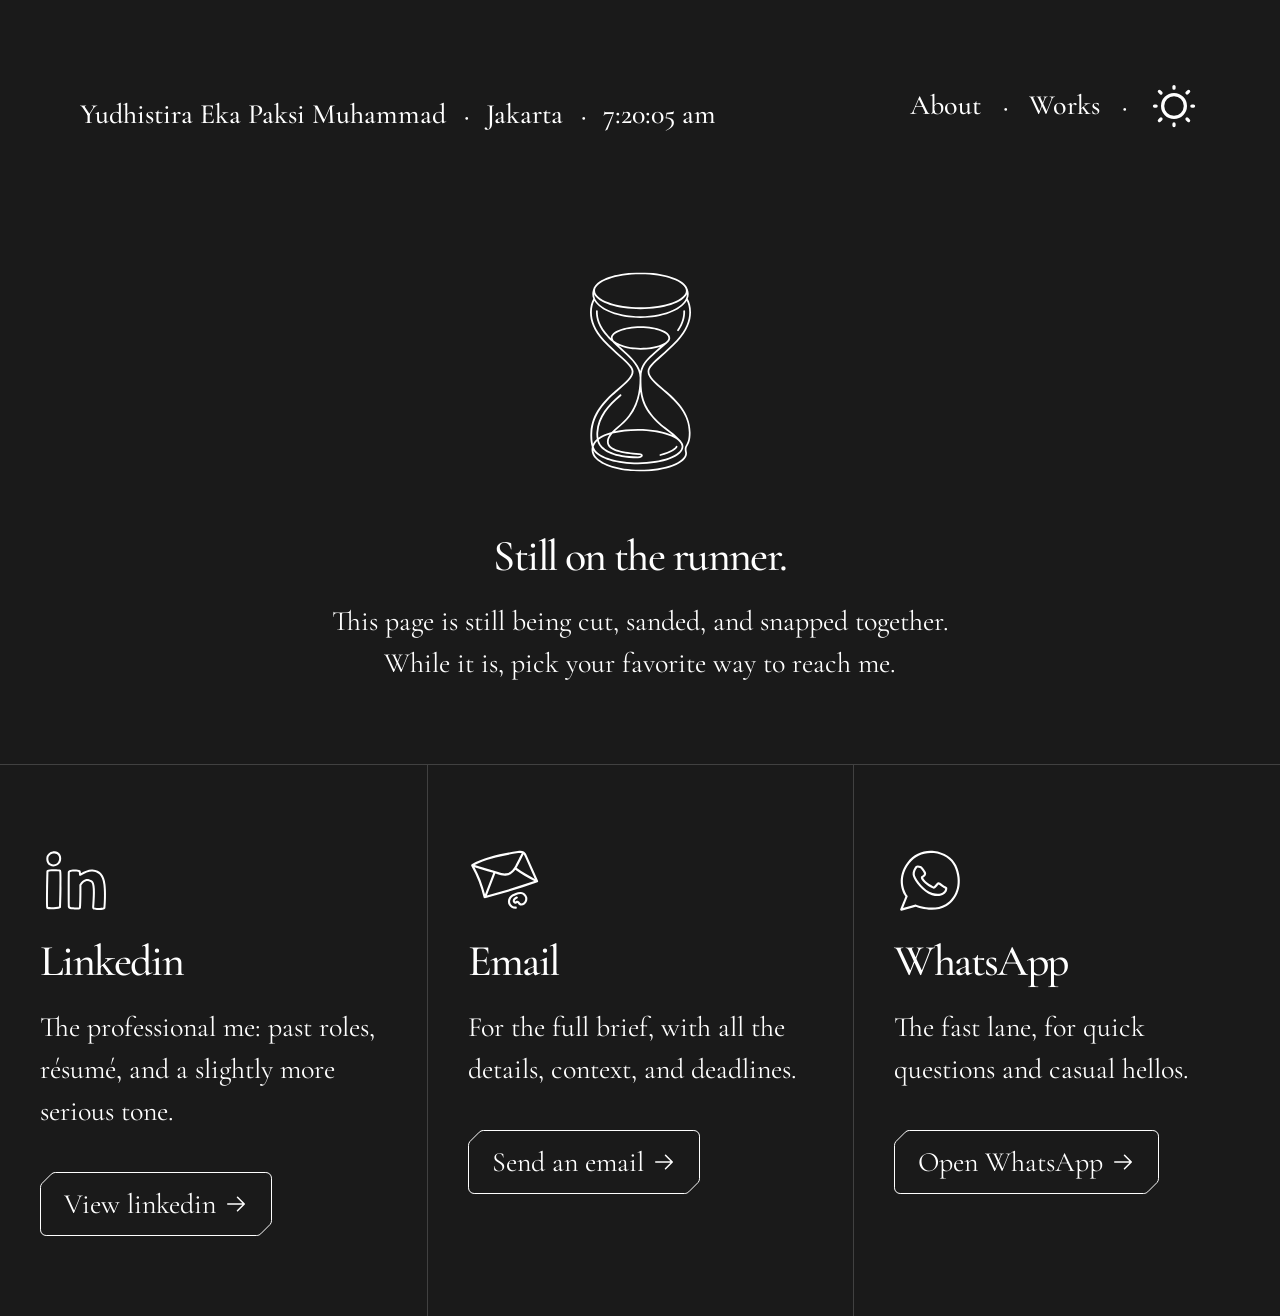
<file: works.html>
<!doctype html>
<html lang="en">
  <head>
    <meta charset="UTF-8" />
    <meta name="viewport" content="width=device-width, initial-scale=1.0" />
    <meta name="description" content="Yudhistira Eka Paksi Muhammad — Product Designer based in Jakarta." />
    <title>Works — Yudhistira Eka Paksi Muhammad</title>
    <link rel="icon" type="image/png" href="Assets/Favicons/Favicons_White.png" />
    <link rel="preconnect" href="https://fonts.googleapis.com" />
    <link rel="preconnect" href="https://fonts.gstatic.com" crossorigin />
    <link href="https://fonts.googleapis.com/css2?family=Cormorant+Garamond:wght@400;500;600&family=DM+Mono:wght@400;500&display=swap" rel="stylesheet" />
    <link rel="stylesheet" href="styles.css?v=mobile-carousel-nav-1" />
  </head>
  <body class="placeholder-page" data-theme="dark">
    <a class="skip-link" href="#main">Skip to content</a>

    <header class="header" id="top">
      <div class="metadata">
        <a href="index.html">Yudhistira Eka Paksi Muhammad</a>
        <span class="dot">·</span>
        <span>Jakarta</span>
        <span class="dot">·</span>
        <time id="jakarta-time">--:--:--</time>
      </div>
      <nav aria-label="Main navigation">
        <a href="about.html">About</a>
        <span class="dot">·</span>
        <a href="works.html" aria-current="page">Works</a>
        <span class="dot">·</span>
        <button class="theme-toggle" type="button" aria-label="Switch to light mode" aria-pressed="false">
          <img src="Assets/Icons/sun-dim.svg" alt="" width="52" height="52" />
        </button>
        <button class="menu-toggle" type="button" aria-label="Open navigation" aria-expanded="false">
          <img src="Assets/Icons/list.svg" alt="" width="24" height="24" />
        </button>
      </nav>
    </header>
    <aside class="mobile-sidebar" id="mobile-menu" aria-label="Website navigation" aria-hidden="true" inert>
      <div class="mobile-sidebar__topbar"><a class="mobile-sidebar__name" href="index.html">Yudhistira Eka Paksi Muhammad</a><div class="mobile-sidebar__actions"><button class="theme-toggle" type="button" aria-label="Switch to light mode" aria-pressed="false"><img src="Assets/Icons/sun-dim.svg" alt="" width="24" height="24" /></button><button class="menu-close" type="button" aria-label="Close navigation"><img src="Assets/Icons/x.svg" alt="" width="24" height="24" /></button></div></div>
      <nav class="mobile-sidebar__nav" aria-label="On this portfolio"><p>On this portfolio</p><a href="index.html">Home</a><a href="about.html">About</a><a href="works.html" aria-current="page">Works</a></nav>
    </aside>

    <main id="main">
      <section class="placeholder-hero" aria-labelledby="placeholder-title">
        <div class="placeholder-hero__visual" aria-hidden="true">
          <img class="theme-asset placeholder-hourglass" src="Assets/Illustrations/DarkMode/Hourglass.svg" data-dark="Assets/Illustrations/DarkMode/Hourglass.svg" data-light="Assets/Illustrations/LightMode/Hourglass.svg" alt="" />
        </div>
        <h1 id="placeholder-title">Still on the runner.</h1>
        <p>This page is still being cut, sanded, and snapped together. While it is, pick your favorite way to reach me.</p>
      </section>

      <section class="placeholder-contact-options" aria-label="Ways to contact Yudhistira">
        <article class="placeholder-contact-option">
          <img class="theme-asset placeholder-contact-option__icon placeholder-contact-option__icon--sketch" src="Assets/Illustrations/DarkMode/SketchLinkedin.svg" data-dark="Assets/Illustrations/DarkMode/SketchLinkedin.svg" data-light="Assets/Illustrations/LightMode/SketchLinkedin.svg" alt="" />
          <h2>Linkedin</h2>
          <p>The professional me: past roles, résumé, and a slightly more serious tone.</p>
          <a class="pill" href="index.html#contact">View linkedin <img src="Assets/Icons/arrow-right.svg" alt="" width="24" height="24" /></a>
        </article>
        <article class="placeholder-contact-option">
          <img class="theme-asset placeholder-contact-option__icon" src="Assets/Illustrations/DarkMode/SketchMail.svg" data-dark="Assets/Illustrations/DarkMode/SketchMail.svg" data-light="Assets/Illustrations/LightMode/SketchMail.svg" alt="" />
          <h2>Email</h2>
          <p>For the full brief, with all the details, context, and deadlines.</p>
          <a class="pill" data-button-state="primary" href="mailto:yudhistirae12@gmail.com">Send an email <img src="Assets/Icons/arrow-right.svg" alt="" width="24" height="24" /></a>
        </article>
        <article class="placeholder-contact-option">
          <img class="theme-asset placeholder-contact-option__icon placeholder-contact-option__icon--sketch" src="Assets/Illustrations/DarkMode/SketchWA.svg" data-dark="Assets/Illustrations/DarkMode/SketchWA.svg" data-light="Assets/Illustrations/LightMode/SketchWA.svg" alt="" />
          <h2>WhatsApp</h2>
          <p>The fast lane, for quick questions and casual hellos.</p>
          <a class="pill" href="index.html#contact">Open WhatsApp <img src="Assets/Icons/arrow-right.svg" alt="" width="24" height="24" /></a>
        </article>
      </section>
    </main>

    <button class="back-to-top button--ghost" type="button" aria-label="Back to top"><img src="Assets/Icons/arrow-up.svg" alt="" width="24" height="24" /></button>
    <script src="script.js?v=button-states-3"></script>
  </body>
</html>
</file>
<file: styles.css>
:root {
  --bg: #1a1a1a;
  --ink: #fff;
  --line: #414141;
  --ghost-fill: #383838;
  --ghost-hover: #4d4d4d;
  --serif: "Cormorant Garamond", Georgia, serif;
}

body[data-theme="light"] {
  --bg: #fff;
  --ink: #2a2a2a;
  --line: #d9d9d9;
  --ghost-fill: #b8b8b8;
  --ghost-hover: #a4a4a4;
}

* {
  box-sizing: border-box;
}

html {
  scroll-behavior: smooth;
}

body {
  margin: 0;
  overflow-x: hidden;
  background: var(--bg);
  color: var(--ink);
  font-family: var(--serif);
  transition: background .2s, color .2s;
}

img {
  display: block;
  max-width: 100%;
}

a {
  color: inherit;
}

button {
  font: inherit;
}

.mobile-only, .menu-toggle {
  display: none;
}

.mobile-sidebar {
  display: none;
}

.split-section, .value-section, .feature-section, .brands, .projects-section, .contact {
  width: 100%;
  max-width: 100%;
}

.skip-link {
  position: fixed;
  top: -60px;
  left: 20px;
  z-index: 5;
  padding: 8px 12px;
  background: var(--ink);
  color: var(--bg);
}

.skip-link:focus {
  top: 12px;
}

.header {
  min-height: 172px;
  display: flex;
  align-items: flex-end;
  justify-content: space-between;
  padding: 80px 80px 40px;
  font-size: 28px;
  font-weight: 500;
  line-height: 1.2;
}

.metadata, .header nav {
  display: flex;
  align-items: center;
  gap: 4px;
  white-space: nowrap;
}

.header nav {
  gap: 8px;
}

.header a {
  text-decoration: none;
}

.header a:hover {
  text-decoration: underline;
  text-underline-offset: 5px;
}

.dot {
  display: grid;
  width: 32px;
  height: 32px;
  place-items: center;
}

.theme-toggle {
  width: 52px;
  height: 52px;
  padding: 0;
  border: 0;
  background: transparent;
  cursor: pointer;
}

.theme-toggle img {
  width: 52px;
  height: 52px;
}

.back-to-top {
  position: fixed;
  right: 40px;
  bottom: 40px;
  z-index: 10;
  width: 52px;
  height: 52px;
  display: grid;
  padding: 0;
  place-items: center;
  border: 0;
  border-radius: 999px;
  background: var(--ink);
  box-shadow: 0 4px 12px rgb(0 0 0 / .2);
  cursor: pointer;
  opacity: 0;
  visibility: hidden;
  pointer-events: none;
  transform: translateY(12px);
  transition: opacity .2s ease, transform .2s ease, visibility 0s linear .2s, background .2s ease;
}

.back-to-top.is-visible {
  opacity: 1;
  visibility: visible;
  pointer-events: auto;
  transform: translateY(0);
  transition: opacity .2s ease, transform .2s ease, background .2s ease;
}

.back-to-top img {
  width: 24px;
  height: 24px;
}

.back-to-top:hover {
  transform: translateY(-2px);
}

.back-to-top:focus-visible {
  outline: 2px solid var(--ink);
  outline-offset: 3px;
}

body[data-theme="dark"] .theme-toggle img, body[data-theme="dark"] .pill img {
  filter: invert(1);
}

.hero {
  --hero-word-duration: 9.75s;
  --hero-word-easing: cubic-bezier(.76, 0, .24, 1);
  width: 640px;
  margin: 0 auto;
}

.hero h1, .hero > p {
  margin: 0;
  font-size: 96px;
  font-weight: 600;
  line-height: 1.1;
}

.hero h1 {
  padding: 40px 0 30px;
}

.hero-design-line {
  display: inline-flex;
  align-items: flex-start;
  height: 1.1em;
  vertical-align: top;
  white-space: nowrap;
}

.hero-word-window {
  display: block;
  flex: 0 0 3.2em;
  height: 1.36em;
  margin-left: .12em;
  overflow: hidden;
  line-height: 1.1;
}

.hero-word-track {
  display: block;
  height: 5.44em;
  line-height: 1.1;
  will-change: transform;
  animation: hero-word-roll var(--hero-word-duration) var(--hero-word-easing) infinite;
}

.hero-word-track > span {
  display: block;
  height: 1.36em;
  line-height: 1.1;
  white-space: nowrap;
}

.asset-placeholder {
  position: relative;
  width: 100%;
  height: 225px;
  overflow: hidden;
  background: #d1e3f0;
  isolation: isolate;
}

.asset-placeholder__track {
  display: none;
}

.hero-laptop__shadow {
  position: absolute;
  z-index: 0;
  display: block;
  bottom: -18px;
  left: 50%;
  width: 734px;
  max-width: none;
  opacity: .32;
  transform: translateX(-50%);
}

.hero-laptop {
  position: absolute;
  z-index: 1;
  display: block;
  top: 50px;
  left: 50%;
  width: 583px;
  height: 396px;
  padding: 4px 4px 18px;
  border: 2px solid #4a5568;
  border-radius: 28px 28px 4px 4px;
  background: #1a202c;
  transform: translateX(-50%);
}

.hero-laptop__screen {
  height: 100%;
  overflow: hidden;
  padding: 15px;
  border-radius: 22px 22px 0 0;
  background: #000;
}

.hero-laptop__screen img {
  width: 140%;
  max-width: none;
  height: auto;
}

.hero-laptop__base {
  position: absolute;
  z-index: 2;
  bottom: -9px;
  left: 50%;
  width: 720px;
  max-width: none;
  transform: translateX(-50%);
}

.hero > p {
  padding: 20px 0 80px;
}

.split-section {
  display: grid;
  grid-template-columns: 1fr 1fr;
  border-top: 1px solid var(--line);
  border-bottom: 1px solid var(--line);
}

.split-card {
  min-height: 673px;
  padding: 80px 40px;
  border-right: 1px solid var(--line);
}

.split-card:last-child {
  border-right: 0;
}

.avatar, .icon {
  width: 72px;
  height: auto;
  margin-bottom: 20px;
}

.avatar {
  border-radius: 999px;
}

h2, h3, p {
  overflow-wrap: break-word;
}

.split-card h2, .value-card h2, .feature-section h2, .contact h2 {
  margin: 0 0 20px;
  font-size: 44px;
  font-weight: 500;
  letter-spacing: -1.6px;
  line-height: 1.1;
}

.split-card p, .value-card p, .feature-section p, .contact p, .project-card p {
  margin: 0;
  font-size: 28px;
  font-weight: 400;
  line-height: 1.5;
}

.pill {
  display: inline-flex;
  align-items: center;
  gap: 8px;
  min-height: 64px;
  margin-top: 40px;
  padding: 0 24px;
  border: 1px solid var(--ink);
  border-radius: 999px;
  font-size: 22px;
  line-height: 1.3;
  text-decoration: none;
  white-space: nowrap;
  transition: background .18s, color .18s;
}

.split-card .pill, .project-card .pill {
  align-self: flex-start;
  width: fit-content;
  height: 64px;
  min-height: 64px;
  padding: 0 24px;
  font-size: 28px;
}

.pill--feature {
  align-self: flex-start;
  width: fit-content;
  height: 64px;
  min-height: 64px;
  padding: 0 24px;
  font-size: 28px;
}

.pill img {
  width: 24px;
  height: 24px;
  transition: filter .18s ease;
}

.value-intro, .projects-intro {
  width: 960px;
  max-width: 100%;
  padding: 200px 0 40px 40px;
}

.value-intro__icon, .projects-intro__icon {
  width: 72px;
  height: 72px;
  margin-bottom: 20px;
}

/* Heading illustrations are temporarily hidden while the section copy takes focus. */
.value-intro__icon,
.projects-intro__icon,
.about-experience__intro > .about-section-icon {
  display: none;
}

.value-intro h2, .projects-intro h2 {
  margin: 0 0 20px;
  font-size: 64px;
  font-weight: 500;
  letter-spacing: -1.6px;
  line-height: 1.1;
}

.value-intro p, .projects-intro p {
  margin: 0;
  font-size: 32px;
  font-weight: 400;
  line-height: 1.3;
}

/* Section captions are temporarily hidden while the headings carry the narrative. */
.value-intro > p,
.projects-intro > p,
.about-experience__intro > p {
  display: none;
}

.value-grid {
  display: grid;
  grid-template-columns: repeat(3, 1fr);
  border-top: 1px solid var(--line);
}

.value-card {
  min-height: 468px;
  padding: 80px 40px;
  border-right: 1px solid var(--line);
  border-bottom: 1px solid var(--line);
}

.value-card:nth-child(3n) {
  border-right: 0;
}

.value-card h3, .value-card p {
  max-width: 400px;
}

.value-card h3 {
  margin: 0 0 20px;
  font-size: 44px;
  font-weight: 500;
  letter-spacing: -1.6px;
  line-height: 1.1;
}

.feature-section {
  min-height: 440px;
  display: flex;
  align-items: center;
  justify-content: space-between;
  gap: 40px;
  padding: 40px;
  border-top: 1px solid var(--line);
}

.feature-section > div {
  width: 792px;
  max-width: calc(100% - 400px);
}

.feature-section--skills {
  padding-block: 80px;
}

.creative {
  width: 360px;
  height: 360px;
  object-fit: contain;
}

.outside-creative {
  object-fit: cover;
}

.project-media, .outside-creative {
  /* Legacy radius: --media-radius: 40px; */
  --media-radius: 8px;
  --media-notch: 40px;
  border-radius: var(--media-radius);
  clip-path: polygon(
    0 0,
    100% 0,
    100% calc(100% - var(--media-notch)),
    calc(100% - var(--media-notch)) 100%,
    0 100%
  );
}

.feature-section--outside {
  min-height: 520px;
  padding: 80px 40px;
  border-top: 0;
}

.brands {
  min-height: 0;
  padding: 80px 40px;
  border-top: 1px solid var(--line);
  border-bottom: 1px solid var(--line);
}

.brand-carousel {
  overflow: visible;
}

.brand-track {
  display: block;
}

.brand-grid {
  display: grid;
  grid-template-columns: repeat(4, 1fr);
}

.brand-grid[aria-hidden="true"] {
  display: none;
}

.brand-grid > div {
  height: 120px;
  display: grid;
  place-items: center;
}

.brand-grid img:not(.bobo) {
  width: auto;
  max-height: 52px;
}

.bobo {
  width: 126px;
  height: 52px;
  object-fit: contain;
}

body[data-theme="light"] .bobo {
  filter: invert(1);
}

.brands > p {
  margin: 40px auto 0;
  text-align: center;
  font-size: 28px;
  line-height: 1.5;
}

.projects-carousel-shell {
  position: relative;
}

.projects {
  display: flex;
  overflow: hidden;
  border-top: 1px solid var(--line);
  border-bottom: 1px solid var(--line);
  scroll-behavior: smooth;
}

.project-card {
  display: grid;
  flex: 0 0 100%;
  grid-template-columns: 3fr 5fr;
  min-width: 100%;
  min-height: calc(35.15625vw + 155px);
  border: 0;
  scroll-snap-align: none;
}

.project-card__details {
  display: flex;
  flex-direction: column;
  justify-content: center;
  padding: 40px 40px 80px;
  border-right: 1px solid var(--line);
}

.project-media {
  position: relative;
  width: 100%;
  align-self: start;
  aspect-ratio: 16 / 9;
  margin: 40px 40px 80px;
  width: calc(100% - 80px);
  overflow: hidden;
  border-radius: var(--media-radius);
  background: #d9d9d9;
  isolation: isolate;
}

.project-card h3 {
  margin: 0 0 20px;
  font-size: 44px;
  font-weight: 500;
  letter-spacing: -1.6px;
  line-height: 1.1;
}

.project-card p {
  line-height: 1.3;
}

.project-card .pill {
  margin-top: 32px;
}

.project-card .pill img {
  width: 32px;
  height: 32px;
}

.value-carousel-controls {
  display: none;
}

.projects-carousel-shell > .project-carousel-controls {
  position: absolute;
  z-index: 2;
  top: calc(35.15625vw + 27px);
  right: 40px;
  left: calc(37.5% + 40px);
  display: flex;
  align-items: center;
  justify-content: space-between;
  pointer-events: auto;
}

.project-carousel-indicator {
  display: block;
  margin: 0;
  font-size: 20px;
  line-height: 1;
}

.project-carousel-actions {
  display: flex;
  gap: 12px;
}

.project-carousel-control {
  --cta-fill: transparent;
  --cta-sweep-fill: transparent;
  display: grid;
  width: 50px;
  height: 50px;
  padding: 0;
  place-items: center;
  border: 0;
  border-radius: 0;
  background: transparent;
  cursor: pointer;
  pointer-events: auto;
  transition: transform .18s, opacity .18s;
}

.project-carousel-control:hover {
  transform: scale(1.04);
}

.project-carousel-control img {
  width: 24px;
  height: 24px;
}

.pill, .project-carousel-control {
  position: relative;
}

.menu-toggle, .menu-close {
  --cta-fill: #2a2a2a;
  position: relative;
  isolation: isolate;
}

.pill, .project-carousel-control {
  --cta-radius: 12px;
  --cta-fill: var(--ink);
  --cta-sweep-fill: var(--bg);
  isolation: isolate;
  border: 1px solid var(--ink);
  border-radius: var(--cta-radius);
  background: var(--cta-fill);
}

.project-carousel-control {
  --cta-fill: transparent;
  --cta-sweep-fill: transparent;
}

.pill.cta-framed, .project-carousel-control.cta-framed {
  border: 0;
  border-radius: 0;
  background: transparent;
}

.menu-toggle.cta-framed, .menu-close.cta-framed {
  border: 0;
  border-radius: 0;
  background: transparent;
  box-shadow: none;
}

.menu-toggle.cta-framed .cta-frame, .menu-close.cta-framed .cta-frame {
  filter: drop-shadow(0 4px 12px rgb(0 0 0 / .24));
}

.cta-frame {
  position: absolute;
  z-index: -1;
  inset: 0;
  display: block;
  width: 100%;
  height: 100%;
  overflow: visible;
  pointer-events: none;
}

.cta-frame path {
  fill: var(--cta-fill);
  stroke: var(--ink);
  stroke-width: 1;
  vector-effect: non-scaling-stroke;
  transition: fill .18s ease, stroke .18s ease;
}

.cta-frame .cta-sweep {
  fill: var(--cta-sweep-fill);
  opacity: 1;
  clip-path: inset(0 100% 0 0);
  transition: clip-path .48s cubic-bezier(.65, 0, .35, 1);
}

.pill {
  --cta-fill: var(--bg);
  --cta-sweep-fill: var(--ink);
}

/* Button states: secondary is the outline default; primary is a filled CTA. */
.pill.button--primary {
  --cta-fill: var(--ink);
  --cta-sweep-fill: var(--bg);
  color: var(--bg);
}

.pill.button--primary:hover,
.pill.button--primary.cta-sweep-active {
  color: var(--ink);
}

.pill.button--primary.cta-sweep-leaving {
  color: var(--bg);
}

.pill.button--hidden {
  display: none;
}

body[data-theme="dark"] .pill.button--primary img {
  filter: none;
}

body[data-theme="light"] .pill.button--primary img {
  filter: invert(1);
}

body[data-theme="dark"] .pill.button--primary:hover img,
body[data-theme="dark"] .pill.button--primary.cta-sweep-active img {
  filter: invert(1);
}

body[data-theme="dark"] .pill.button--primary.cta-sweep-leaving img {
  filter: none;
}

body[data-theme="light"] .pill.button--primary:hover img,
body[data-theme="light"] .pill.button--primary.cta-sweep-active img {
  filter: none;
}

body[data-theme="light"] .pill.button--primary.cta-sweep-leaving img {
  filter: invert(1);
}

.button--ghost {
  --ghost-chamfer: 12px;
  border: 0;
  border-radius: 8px;
  background: var(--ghost-fill);
  clip-path: polygon(
    var(--ghost-chamfer) 0,
    100% 0,
    100% calc(100% - var(--ghost-chamfer)),
    calc(100% - var(--ghost-chamfer)) 100%,
    0 100%,
    0 var(--ghost-chamfer)
  );
  color: var(--ink);
  transition: opacity .2s ease, transform .2s ease, visibility 0s linear .2s, background .2s ease;
}

.button--ghost:hover {
  background: var(--ghost-hover);
}

body[data-theme="dark"] .button--ghost img {
  filter: invert(1);
}

body[data-theme="light"] .button--ghost img {
  filter: none;
}

.pill:hover .cta-sweep,
.cta-sweep-active .cta-sweep {
  clip-path: inset(0 0 0 0);
}

.pill:hover, .pill.cta-sweep-active {
  color: var(--bg);
  transition-delay: .24s;
}

.pill.cta-sweep-leaving {
  color: var(--ink);
  transition-delay: .24s;
}

body[data-theme="dark"] .pill:hover img, body[data-theme="dark"] .pill.cta-sweep-active img {
  filter: none;
  transition-delay: .24s;
}

body[data-theme="dark"] .pill.cta-sweep-leaving img {
  filter: invert(1);
  transition-delay: .24s;
}

body[data-theme="light"] .pill:hover img, body[data-theme="light"] .pill.cta-sweep-active img {
  filter: invert(1);
  transition-delay: .24s;
}

body[data-theme="light"] .pill.cta-sweep-leaving img {
  filter: none;
  transition-delay: .24s;
}

.cta-sweep-leaving .cta-sweep {
  clip-path: inset(0 0 0 100%);
}

.cta-sweep-resetting .cta-sweep {
  clip-path: inset(0 100% 0 0);
  transition: none;
}

@media (prefers-reduced-motion: reduce) {
  .cta-sweep {
    transition: none;
  }
}

body[data-theme="dark"] .project-carousel-control img {
  filter: invert(1);
}

.contact {
  position: relative;
  min-height: 720px;
  display: flex;
  align-items: center;
  padding: 80px 480px 80px 40px;
  border-top: 1px solid var(--line);
}

.contact-copy {
  width: 792px;
  max-width: 100%;
}

.hello {
  width: 72px;
  height: 82px;
  margin-bottom: 20px;
}

.contact h2 {
  margin-bottom: 40px;
}

.contact p a {
  text-underline-offset: 4px;
}

.contact-photo {
  position: absolute;
  top: 0;
  right: 0;
  width: 480px;
  height: 720px;
  object-fit: cover;
}

.sr-only {
  position: absolute;
  width: 1px;
  height: 1px;
  margin: -1px;
  overflow: hidden;
  clip: rect(0,0,0,0);
  white-space: nowrap;
}

/* Placeholder pages */
.placeholder-hero {
  width: 640px;
  max-width: calc(100% - 40px);
  margin: 0 auto;
  padding: 80px 0;
  text-align: center;
}

.placeholder-hero__visual {
  display: grid;
  width: 240px;
  height: 240px;
  margin: 0 auto;
  place-items: center;
}

.placeholder-hourglass {
  width: 101px;
  height: 200px;
  max-width: none;
}

.placeholder-hero h1 {
  margin: 40px 0 20px;
  font-size: 44px;
  font-weight: 500;
  line-height: 1.1;
  letter-spacing: -.036em;
}

.placeholder-hero p {
  margin: 0;
  font-size: 28px;
  font-weight: 400;
  line-height: 1.5;
}

.placeholder-contact-options {
  display: grid;
  grid-template-columns: repeat(3, minmax(0, 1fr));
  border-top: 1px solid var(--line);
}

.placeholder-contact-option {
  min-height: 488px;
  display: flex;
  flex-direction: column;
  padding: 80px 40px;
}

.placeholder-contact-option + .placeholder-contact-option {
  border-left: 1px solid var(--line);
}

.placeholder-contact-option__icon {
  width: 72px;
  height: 72px;
  margin-bottom: 20px;
  object-fit: contain;
}

.placeholder-contact-option__icon--sketch {
  width: 72px;
  height: 72px;
}

.placeholder-contact-option h2 {
  margin: 0 0 20px;
  font-size: 44px;
  font-weight: 500;
  line-height: 1.1;
  letter-spacing: -.036em;
}

.placeholder-contact-option p {
  margin: 0;
  font-size: 28px;
  line-height: 1.5;
}

.placeholder-contact-option .pill {
  width: fit-content;
  height: 64px;
  min-height: 64px;
  margin-top: 40px;
  padding: 0 24px;
  font-size: 28px;
}

.placeholder-contact-option .pill img {
  width: 24px;
  height: 24px;
}

/* About page */
.about-intro {
  border-bottom: 1px solid var(--line);
}

.about-intro h1, .about-experience__intro, .about-contact__intro {
  width: 960px;
  max-width: 100%;
  margin: 0;
}

.about-intro h1 {
  padding: 120px 0 80px 40px;
}

.about-experience__intro, .about-contact__intro {
  padding: 200px 0 40px 40px;
}

.about-intro h1, .about-experience__intro h2, .about-contact__intro h2 {
  color: var(--ink);
  font-size: 64px;
  font-weight: 500;
  letter-spacing: -1.6px;
  line-height: 1.1;
}

.about-profile {
  position: relative;
  min-height: 720px;
  display: flex;
  align-items: center;
  padding: 80px 480px 80px 40px;
  border-bottom: 1px solid var(--line);
}

.about-profile__copy {
  width: 792px;
  max-width: 100%;
}

.about-profile h2, .about-tools h2, .about-contact-option h2 {
  margin: 0 0 20px;
  color: var(--ink);
  font-size: 44px;
  font-weight: 500;
  letter-spacing: -1.6px;
  line-height: 1.1;
}

.about-profile p, .about-experience__intro p, .about-experience-card p, .about-tools p, .about-brands > p, .about-contact-option p {
  margin: 0;
  color: var(--ink);
  font-size: 28px;
  font-weight: 400;
  line-height: 1.5;
}

.about-profile .pill, .about-contact-option .pill {
  width: fit-content;
  height: 64px;
  min-height: 64px;
  margin-top: 40px;
  padding: 0 24px;
  font-size: 28px;
}

.about-profile__photo {
  position: absolute;
  top: 0;
  right: 0;
  width: 480px;
  height: 720px;
  object-fit: cover;
}

.about-workbench {
  display: grid;
  grid-template-columns: repeat(2, minmax(0, 1fr));
  border-bottom: 1px solid var(--line);
}

.about-workbench-card {
  min-height: 592px;
  padding: 80px 40px;
  border-right: 1px solid var(--line);
}

.about-workbench-card:last-child {
  border-right: 0;
}

.about-workbench-card h2 {
  margin: 0 0 20px;
  color: var(--ink);
  font-size: 44px;
  font-weight: 500;
  letter-spacing: -1.6px;
  line-height: 1.1;
}

.about-workbench-card p {
  margin: 0;
  color: var(--ink);
  font-size: 28px;
  font-weight: 400;
  line-height: 1.5;
}

.about-workbench-card .pill {
  width: fit-content;
  height: 64px;
  min-height: 64px;
  margin-top: 40px;
  padding: 0 24px;
  font-size: 28px;
}

.about-experience__intro {
  padding-bottom: 40px;
}

.about-section-icon {
  width: 72px;
  height: 72px;
  margin-bottom: 20px;
  object-fit: contain;
}

.about-experience__intro h2, .about-contact__intro h2 {
  margin: 0 0 20px;
}

.about-experience__intro p {
  font-size: 32px;
  line-height: 1.3;
}

.about-experience__grid {
  display: grid;
  grid-template-columns: repeat(3, minmax(0, 1fr));
  border-top: 1px solid var(--line);
  border-bottom: 1px solid var(--line);
}

.about-experience-card {
  min-height: 592px;
  padding: 80px 40px;
  border-right: 1px solid var(--line);
}

.about-experience-card:last-child {
  border-right: 0;
}

.about-experience-card h3 {
  margin: 0 0 20px;
  color: var(--ink);
  font-size: 44px;
  font-weight: 500;
  letter-spacing: -1.6px;
  line-height: 1.1;
}

.about-experience-carousel-controls {
  display: none;
}

.about-tools {
  min-height: 520px;
  display: flex;
  align-items: center;
  justify-content: space-between;
  gap: 40px;
  padding: 80px 40px;
  border-bottom: 1px solid var(--line);
}

.about-tools__copy {
  width: 792px;
  max-width: calc(100% - 400px);
}

.about-tools .pill--feature {
  margin-top: 40px;
}

.about-tools__illustration {
  width: 360px;
  height: 360px;
  object-fit: contain;
}

.about-brands {
  padding: 120px 40px 80px;
  border-bottom: 1px solid var(--line);
}

.about-brand-track {
  display: block;
}

.about-brand-grid {
  display: grid;
  grid-template-columns: repeat(4, minmax(0, 1fr));
}

.about-brand-grid[aria-hidden="true"] {
  display: none;
}

.about-brand-grid > div {
  height: 120px;
  display: grid;
  place-items: center;
}

.about-brand-grid img {
  width: auto;
  max-height: 52px;
}

.about-brands > p {
  width: 720px;
  max-width: 100%;
  margin: 40px auto 0;
  text-align: center;
}

.about-contact-options {
  display: grid;
  grid-template-columns: repeat(3, minmax(0, 1fr));
  border-top: 1px solid var(--line);
}

.about-contact-option {
  min-height: 488px;
  display: flex;
  flex-direction: column;
  padding: 80px 40px;
}

.about-contact-option + .about-contact-option {
  border-left: 1px solid var(--line);
}

.about-contact-option__icon {
  width: 72px;
  height: 72px;
  margin-bottom: 20px;
  object-fit: contain;
}

@media (max-width: 900px) and (min-width: 641px) {
  .header {
    padding: 56px 40px 32px;
    font-size: 24px;
  }

  .header nav a:nth-of-type(2), .header nav .dot:nth-of-type(2) {
    display: none;
  }

  .split-card, .value-card {
    padding: 56px 40px;
  }

  .about-intro h1, .about-experience__intro, .about-contact__intro {
    width: auto;
    padding: 80px 40px 40px;
  }

  .about-intro h1, .about-experience__intro h2, .about-contact__intro h2 {
    font-size: 56px;
  }

  .about-profile {
    min-height: 600px;
    padding-right: 40%;
  }

  .about-profile__photo {
    width: 40%;
    height: 600px;
  }

  .about-profile h2, .about-tools h2, .about-contact-option h2, .about-experience-card h3 {
    font-size: 40px;
  }

  .about-workbench-card {
    padding: 56px 40px;
  }

  .about-workbench-card h2 {
    font-size: 40px;
  }

  .about-experience-card, .about-contact-option {
    padding: 56px 40px;
  }

  .about-tools__copy {
    max-width: calc(100% - 280px);
  }

  .about-tools__illustration {
    width: 240px;
    height: 240px;
  }

  .value-intro, .projects-intro {
    width: auto;
    padding: 80px 40px 40px;
  }

  .split-card {
    min-height: auto;
  }

  .value-card {
    min-height: 540px;
  }

  .feature-section {
    gap: 40px;
  }

  .feature-section > div {
    max-width: calc(100% - 280px);
  }

  .creative {
    width: 240px;
    height: 240px;
  }

  .brands {
    padding-inline: 40px;
  }

  .contact {
    padding-left: 40px;
    padding-right: 40%;
  }

  .contact-photo {
    width: 40%;
  }
}

@media (min-width: 901px) {
  .feature-section:not(.feature-section--outside) {
    justify-content: flex-start;
    gap: 120px;
  }

  .feature-section:not(.feature-section--outside) > div {
    flex: 1;
    width: auto;
    max-width: none;
  }

  .brands {
    padding-top: 120px;
  }

  .brands > p {
    width: 960px;
    max-width: 100%;
  }

  .brands .brand-carousel {
    overflow: hidden;
  }

  .brands .brand-track {
    display: flex;
    width: max-content;
    animation: brand-marquee 40s linear infinite;
  }

  .brands .brand-grid, .brands .brand-grid[aria-hidden="true"] {
    display: flex;
    flex: 0 0 auto;
  }

  .brands .brand-grid > div {
    width: 340px;
    height: 120px;
    flex: 0 0 340px;
  }

  .about-brands .about-brand-carousel {
    overflow: hidden;
  }

  .about-brands .about-brand-track {
    display: flex;
    width: max-content;
    animation: brand-marquee 20s linear infinite;
  }

  .about-brands .about-brand-grid, .about-brands .about-brand-grid[aria-hidden="true"] {
    display: flex;
    flex: 0 0 auto;
  }

  .about-brands .about-brand-grid > div {
    width: 340px;
    height: 120px;
    flex: 0 0 340px;
  }

}

@media (max-width: 640px) {
  .mobile-only {
    display: inline;
  }

  .header {
    min-height: 76px;
    padding: 20px;
    align-items: center;
    font-size: 16px;
  }

  .back-to-top {
    right: 20px;
    bottom: 20px;
    width: 48px;
    height: 48px;
  }

  .metadata {
    display: block;
    white-space: nowrap;
  }

  .metadata > :not(a) {
    display: none;
  }

  .header nav {
    gap: 8px;
  }

  .header nav > a, .header nav > .dot {
    display: none;
  }

  .theme-toggle {
    display: grid;
    width: 36px;
    height: 36px;
    padding: 0;
    place-items: center;
  }

  .theme-toggle img {
    width: 24px;
    height: 24px;
  }

  .menu-toggle {
    display: grid;
    width: 36px;
    height: 36px;
    padding: 0;
    place-items: center;
    border: 0;
    border-radius: 999px;
    background: #2a2a2a;
    box-shadow: 0 4px 12px rgb(0 0 0 / .24);
    cursor: pointer;
  }

  .menu-toggle img {
    width: 24px;
    height: 24px;
  }

  .mobile-sidebar {
    position: fixed;
    z-index: 20;
    inset: 0;
    width: 100%;
    height: 100vh;
    height: 100dvh;
    display: flex;
    flex-direction: column;
    overflow-y: auto;
    background: var(--bg);
    opacity: 0;
    visibility: hidden;
    pointer-events: none;
    transition: opacity .2s ease, visibility 0s linear .2s;
  }

  .mobile-sidebar.is-open {
    opacity: 1;
    visibility: visible;
    pointer-events: auto;
    transition: opacity .2s ease;
  }

  body.menu-open {
    overflow: hidden;
  }

  .mobile-sidebar__topbar {
    min-height: 76px;
    display: flex;
    align-items: center;
    justify-content: space-between;
    padding: 20px;
  }

  .mobile-sidebar__name {
    color: var(--ink);
    font-size: 16px;
    font-weight: 500;
    line-height: 1.2;
    text-decoration: none;
    white-space: nowrap;
  }

  .mobile-sidebar__actions {
    display: flex;
    flex: 0 0 auto;
    align-items: center;
    gap: 8px;
  }

  .menu-close {
    display: grid;
    width: 36px;
    height: 36px;
    padding: 0;
    place-items: center;
    border: 0;
    border-radius: 999px;
    background: #2a2a2a;
    box-shadow: 0 4px 12px rgb(0 0 0 / .24);
    cursor: pointer;
  }

  .menu-close img {
    width: 24px;
    height: 24px;
  }

  body[data-theme="dark"] .menu-close img {
    filter: invert(1);
  }

  .mobile-sidebar__nav {
    display: flex;
    flex-direction: column;
    align-items: flex-start;
    padding: 20px;
  }

  .mobile-sidebar__nav p {
    margin: 0 0 8px;
    color: #b7b7b7;
    font-size: 16px;
    font-weight: 400;
    line-height: 1.3;
  }

  .mobile-sidebar__nav a {
    align-self: stretch;
    width: calc(100% + 40px);
    min-height: 60px;
    display: flex;
    align-items: center;
    margin-inline: -20px;
    padding-inline: 20px;
    color: var(--ink);
    font-size: 22px;
    font-weight: 400;
    line-height: 1.5;
    text-decoration: none;
  }

  body[data-theme="light"] .menu-close {
    --cta-fill: #fff;
    background: #fff;
    box-shadow: 0 4px 12px rgb(42 42 42 / .16);
  }

  .placeholder-hero {
    width: auto;
    max-width: none;
    margin: 0 20px;
    padding: 40px 0;
  }

  .placeholder-hero__visual {
    width: 100%;
    height: 320px;
  }

  .placeholder-hourglass {
    width: 101px;
    height: 200px;
  }

  .placeholder-hero h1 {
    margin: 20px 0;
    font-size: 32px;
    line-height: 1.1;
  }

  .placeholder-hero p {
    font-size: 22px;
    line-height: 1.5;
  }

  .placeholder-contact-options {
    display: block;
  }

  .placeholder-contact-option {
    min-height: 0;
    padding: 40px 20px;
  }

  .placeholder-contact-option + .placeholder-contact-option {
    border-top: 1px solid var(--line);
    border-left: 0;
  }

  .placeholder-contact-option__icon {
    width: 56px;
    height: 56px;
    margin-bottom: 20px;
  }

  .placeholder-contact-option__icon--sketch {
    width: 56px;
    height: 56px;
  }

  .placeholder-contact-option h2 {
    margin-bottom: 20px;
    font-size: 32px;
    line-height: 1.1;
  }

  .placeholder-contact-option p {
    font-size: 22px;
    line-height: 1.5;
  }

  .placeholder-contact-option .pill {
    width: 100%;
    height: 48px;
    min-height: 48px;
    justify-content: center;
    margin-top: 40px;
    padding: 0 20px;
    font-size: 20px;
  }

  .about-intro h1, .about-contact__intro {
    width: auto;
    padding: 80px 20px 40px;
  }

  .about-experience__intro {
    width: auto;
    padding: 120px 20px 40px;
  }

  .about-intro h1, .about-experience__intro h2, .about-contact__intro h2 {
    font-size: 42px;
    letter-spacing: -1.6px;
    line-height: 1.1;
  }

  .about-profile {
    min-height: 0;
    display: block;
    padding: 40px 20px 0;
    border-bottom: 0;
  }

  .about-profile h2, .about-tools h2, .about-contact-option h2, .about-experience-card h3 {
    margin-bottom: 20px;
    font-size: 32px;
  }

  .about-workbench {
    display: block;
  }

  .about-workbench-card {
    min-height: 0;
    padding: 40px 20px;
    border-right: 0;
  }

  .about-workbench-card + .about-workbench-card {
    border-top: 1px solid var(--line);
  }

  .about-workbench-card h2 {
    margin-bottom: 20px;
    font-size: 32px;
  }

  .about-workbench-card p {
    font-size: 22px;
    line-height: 1.5;
  }

  .about-workbench-card .pill {
    display: flex;
    width: 100%;
    height: 48px;
    min-height: 48px;
    justify-content: center;
    margin-top: 40px;
    padding: 0 20px;
    font-size: 20px;
  }

  .about-profile p, .about-experience__intro p, .about-experience-card p, .about-tools p, .about-brands > p, .about-contact-option p {
    font-size: 22px;
    line-height: 1.5;
  }

  .about-profile .pill, .about-contact-option .pill {
    display: flex;
    width: 100%;
    height: 48px;
    min-height: 48px;
    justify-content: center;
    margin-top: 40px;
    padding: 0 20px;
    font-size: 20px;
  }

  .about-profile__photo {
    position: relative;
    top: auto;
    right: auto;
    width: calc(100% + 40px);
    max-width: none;
    height: 480px;
    margin: 40px 0 0 -20px;
    object-fit: cover;
  }

  .about-section-icon, .about-contact-option__icon {
    width: 56px;
    height: 56px;
    margin-bottom: 20px;
  }

  .about-experience__intro, .about-contact__intro {
    padding-bottom: 20px;
  }

  .about-experience__intro p {
    font-size: 22px;
    line-height: 1.3;
  }

  .about-experience__grid {
    display: flex;
    align-items: flex-start;
    overflow-x: auto;
    overflow-y: hidden;
    border-bottom: 0;
    scrollbar-width: none;
    overscroll-behavior-x: contain;
    scroll-behavior: smooth;
    scroll-snap-type: x mandatory;
    transition: height .24s ease;
  }

  .about-experience__grid::-webkit-scrollbar {
    display: none;
  }

  .about-experience-card {
    min-width: 100%;
    min-height: 0;
    flex: 0 0 100%;
    padding: 40px 20px 80px;
    border-right: 0;
    scroll-snap-align: start;
    scroll-snap-stop: always;
  }

  .about-experience-carousel-controls {
    position: static;
    display: flex;
    align-items: center;
    justify-content: space-between;
    padding: 0 20px 40px;
  }

  .about-experience {
    border-bottom: 1px solid var(--line);
  }

  .about-tools {
    min-height: 0;
    display: flex;
    flex-direction: column;
    align-items: stretch;
    gap: 0;
    padding: 40px 20px;
  }

  .about-tools__copy {
    display: contents;
  }

  .about-tools__copy h2 {
    order: 1;
  }

  .about-tools__copy p {
    order: 2;
    margin-bottom: 20px;
  }

  .about-tools__illustration {
    order: 3;
    width: 320px;
    max-width: 100%;
    height: 320px;
    margin: 0 auto;
  }

  .about-tools .pill--feature {
    order: 4;
    display: flex;
    width: 100%;
    height: 48px;
    min-height: 48px;
    justify-content: center;
    margin: 0;
    padding: 0 20px;
    font-size: 20px;
  }

  .about-brands {
    position: relative;
    padding: 40px 20px 0;
  }

  .about-brand-carousel {
    margin-inline: -20px;
    overflow: hidden;
  }

  .about-brand-track {
    display: flex;
    width: max-content;
    animation: brand-marquee 14s linear infinite;
  }

  .about-brand-grid, .about-brand-grid[aria-hidden="true"] {
    display: flex;
    flex: 0 0 auto;
  }

  .about-brand-grid > div {
    width: 240px;
    height: 135px;
    flex: 0 0 240px;
  }

  .about-brand-grid img[src*="KompasGramedia"] {
    width: 192px;
    max-width: 192px;
    max-height: none;
  }

  .about-brands > p {
    margin: 20px auto 0;
    padding-bottom: 80px;
  }

  .about-contact-options {
    display: block;
  }

  .about-contact-option {
    min-height: 0;
    padding: 40px 20px;
  }

  .about-contact-option + .about-contact-option {
    border-top: 1px solid var(--line);
    border-left: 0;
  }

  body[data-theme="light"] .menu-toggle {
    --cta-fill: #fff;
    background: #fff;
    box-shadow: 0 4px 12px rgb(42 42 42 / .16);
  }

  body[data-theme="light"] .menu-toggle.cta-framed, body[data-theme="light"] .menu-close.cta-framed {
    background: transparent;
    box-shadow: none;
  }

  body[data-theme="light"] .menu-toggle.cta-framed .cta-frame, body[data-theme="light"] .menu-close.cta-framed .cta-frame {
    filter: drop-shadow(0 4px 12px rgb(42 42 42 / .16));
  }

  .menu-toggle.cta-framed .cta-frame path, .menu-close.cta-framed .cta-frame path {
    stroke: none;
  }

  body[data-theme="light"] .menu-toggle img {
    filter: invert(1);
  }

  .hero {
    width: auto;
    margin: 0 20px;
  }

  .hero h1, .hero > p {
    font-size: 48px;
    line-height: 1.1;
  }

  .hero h1 {
    padding: 40px 0 20px;
  }

  .asset-placeholder {
    height: 150px;
  }

  .hero-laptop__shadow {
    bottom: -44px;
    width: auto;
    transform: translateX(-50%) scale(.4);
    transform-origin: bottom center;
  }

  .hero-laptop {
    top: 50px;
    width: 260px;
    height: 166px;
    padding: 7px 7px 16px;
    border-radius: 13px 13px 3px 3px;
    transform: translateX(-50%) translateY(-26px);
  }

  .hero-laptop__screen {
    padding: 7px;
    border-radius: 8px 8px 0 0;
  }

  .hero-laptop__screen img {
    width: 140%;
  }

  .hero-laptop__base {
    bottom: -7px;
    transform: translateX(-50%) scale(.4);
    transform-origin: bottom center;
  }

  .hero > p {
    padding: 20px 0 40px;
  }

  .split-section, .value-grid, .projects {
    grid-template-columns: 1fr;
  }

  .split-card, .value-card, .feature-section, .brands {
    padding: 40px 20px;
  }

  .split-card, .value-card {
    min-height: auto;
    border-right: 0;
  }

  .split-card + .split-card {
    border-top: 1px solid var(--line);
  }

  .avatar, .icon {
    width: 56px;
    margin-bottom: 20px;
  }

  .split-card h2 {
    margin: 0 0 20px;
    font-size: 32px;
  }

  .split-card p, .value-card p, .feature-section p, .contact p, .project-card p, .brands > p {
    font-size: 22px;
    line-height: 1.5;
  }

  .split-card .pill, .project-card .pill {
    display: flex;
    width: 100%;
    height: 48px;
    min-height: 48px;
    justify-content: center;
    margin-top: 40px;
    padding: 0 20px;
    font-size: 20px;
  }

  .pill--feature {
    display: flex;
    width: 100%;
    height: 48px;
    min-height: 48px;
    justify-content: center;
    margin: 0 0 40px;
    padding: 0 20px;
    font-size: 20px;
  }

  .split-card .pill img, .project-card .pill img {
    width: 24px;
    height: 24px;
  }

  .value-intro, .projects-intro {
    width: auto;
    padding: 120px 20px 20px;
  }

  .value-intro__icon {
    width: 56px;
    height: 56px;
    margin-bottom: 20px;
  }

  .projects-intro__icon {
    width: 64px;
    height: 64px;
    margin-bottom: 20px;
  }

  .value-intro h2, .projects-intro h2 {
    margin: 0 0 20px;
    font-size: 42px;
  }

  .value-intro p, .projects-intro p {
    font-size: 22px;
    line-height: 1.3;
  }

  .value-card h3 {
    margin: 0 0 20px;
    font-size: 32px;
  }

  .value-card h3, .value-card p {
    max-width: none;
  }

  .feature-section {
    min-height: auto;
    display: block;
    padding: 40px 20px;
  }

  .feature-section > div {
    width: auto;
    max-width: none;
  }

  .feature-section--skills {
    display: flex;
    flex-direction: column;
    gap: 0;
  }

  .feature-section--skills .feature-content {
    display: contents;
  }

  .feature-section--skills .feature-content > h2, .feature-section--skills .feature-content > p, .feature-section--skills .pill--feature {
    width: 100%;
  }

  .feature-section--skills .feature-content > h2 {
    order: 1;
    margin-bottom: 20px;
  }

  .feature-section--skills .feature-content > p {
    order: 2;
    margin-bottom: 20px;
  }

  .feature-section--skills .creative {
    order: 3;
    margin: 0;
  }

  .feature-section--skills .pill--feature {
    order: 4;
  }

  .feature-section h2, .contact h2 {
    margin: 0 0 16px;
    font-size: 32px;
  }

  .creative {
    width: 320px;
    max-width: 100%;
    height: 320px;
    margin: 20px auto 0;
  }

  .feature-section--outside {
    min-height: 0;
    padding: 40px 20px;
    border-top: 1px solid var(--line);
  }

  .brand-carousel {
    margin-inline: -20px;
    overflow: hidden;
  }

  .brand-track {
    display: flex;
    width: max-content;
    animation: brand-marquee 28s linear infinite;
  }

  .brand-grid, .brand-grid[aria-hidden="true"] {
    display: flex;
    flex: 0 0 auto;
  }

  .brand-grid > div {
    width: 240px;
    height: 135px;
    flex: 0 0 240px;
  }

  .brand-grid img[src*="KompasGramedia"] {
    width: 192px;
    max-width: 192px;
    max-height: none;
  }

  .brands {
    position: relative;
    min-height: 0;
    padding: 40px 20px 0;
  }

  .brands::before, .brands::after {
    position: absolute;
    left: 50%;
    width: 100vw;
    height: 1px;
    background: var(--line);
    content: "";
    pointer-events: none;
    transform: translateX(-50%);
  }

  .brands::before {
    top: 0;
  }

  .brands::after {
    bottom: 0;
  }

  .brands > p {
    margin: 20px auto 0;
    padding-bottom: 80px;
  }

  .projects-carousel-shell {
    position: static;
  }

  .projects, .value-grid {
    display: flex;
    align-items: flex-start;
    overflow-x: auto;
    overflow-y: hidden;
    border-bottom: 0;
    scrollbar-width: none;
    overscroll-behavior-x: contain;
    scroll-snap-type: x mandatory;
    scroll-behavior: smooth;
    transition: height .24s ease;
  }

  .projects::-webkit-scrollbar, .value-grid::-webkit-scrollbar {
    display: none;
  }

  .projects .project-card, .value-grid .value-card {
    flex: 0 0 100%;
    min-width: 100%;
    border-right: 0;
    border-bottom: 0;
    scroll-snap-align: start;
    scroll-snap-stop: always;
  }

  .projects .project-card {
    display: flex;
    flex-direction: column;
    min-height: auto;
    padding: 40px 20px 80px;
  }

  .project-card__details {
    display: contents;
  }

  .value-grid .value-card {
    min-height: 0;
    padding: 40px 20px 80px;
  }

  .project-media {
    order: 2;
    width: 100%;
    aspect-ratio: 16 / 9;
    margin: 0 0 20px;
  }

  .project-card h3 {
    order: 1;
    margin: 0 0 20px;
    font-size: 32px;
  }

  .project-card p {
    order: 3;
    line-height: 1.3;
  }

  .project-card .pill {
    order: 4;
    margin-top: 20px;
  }

  .value-carousel-controls, .projects-carousel-shell > .project-carousel-controls {
    position: static;
    display: flex;
    align-items: center;
    justify-content: space-between;
    padding: 0 20px 40px;
    border: 0;
    pointer-events: auto;
  }

  .project-carousel-indicator {
    display: block;
    margin: 0;
    font-size: 20px;
    line-height: 1;
  }

  .project-carousel-actions {
    display: flex;
    gap: 10px;
  }

  .project-carousel-control {
    display: grid;
    width: 40px;
    height: 40px;
    padding: 0;
    place-items: center;
    border: 0;
    border-radius: 0;
    background: transparent;
    cursor: pointer;
    transform: none;
  }

  .project-carousel-control:hover {
    transform: none;
  }

  .project-carousel-control img {
    width: 24px;
    height: 24px;
  }

  .contact {
    min-height: auto;
    display: block;
    padding: 80px 20px 0;
  }

  .contact-copy {
    padding-bottom: 40px;
  }

  .hello {
    width: 56px;
    height: auto;
    margin-bottom: 20px;
  }

  .contact h2 {
    margin-bottom: 40px;
  }

  .contact-photo {
    position: relative;
    width: calc(100% + 40px);
    max-width: none;
    height: 540px;
    max-height: none;
    margin-left: -20px;
    object-fit: cover;
  }
}

@keyframes brand-marquee {
  to {
    transform: translateX(-50%);
  }
}

@keyframes hero-word-roll {
  0%, 25.641% {
    transform: translateY(0);
  }

  33.333%, 58.974% {
    transform: translateY(-25%);
  }

  66.667%, 92.308% {
    transform: translateY(-50%);
  }

  100% {
    transform: translateY(-75%);
  }
}

@media (prefers-reduced-motion: reduce) {
  html {
    scroll-behavior: auto;
  }

  .brand-track {
    animation: none;
  }

  .hero-word-track {
    animation: none;
  }

}
</file>
